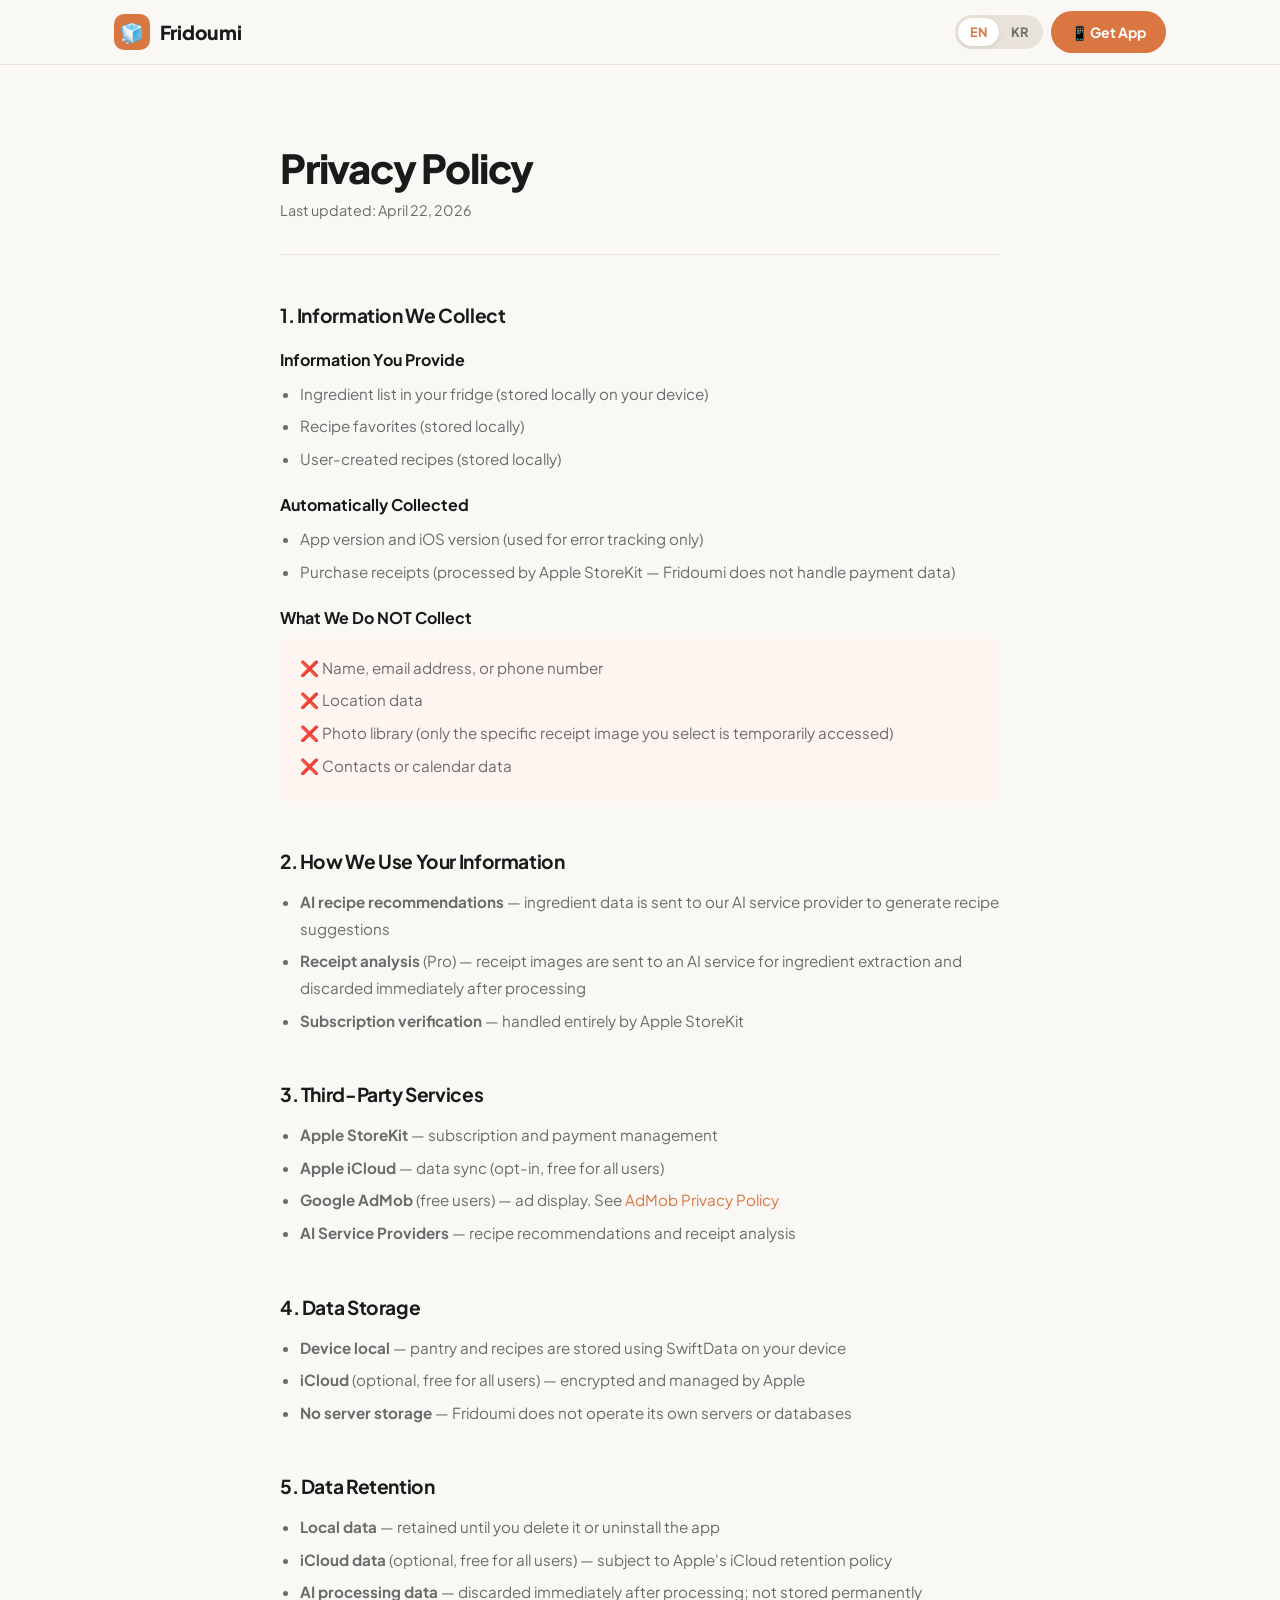
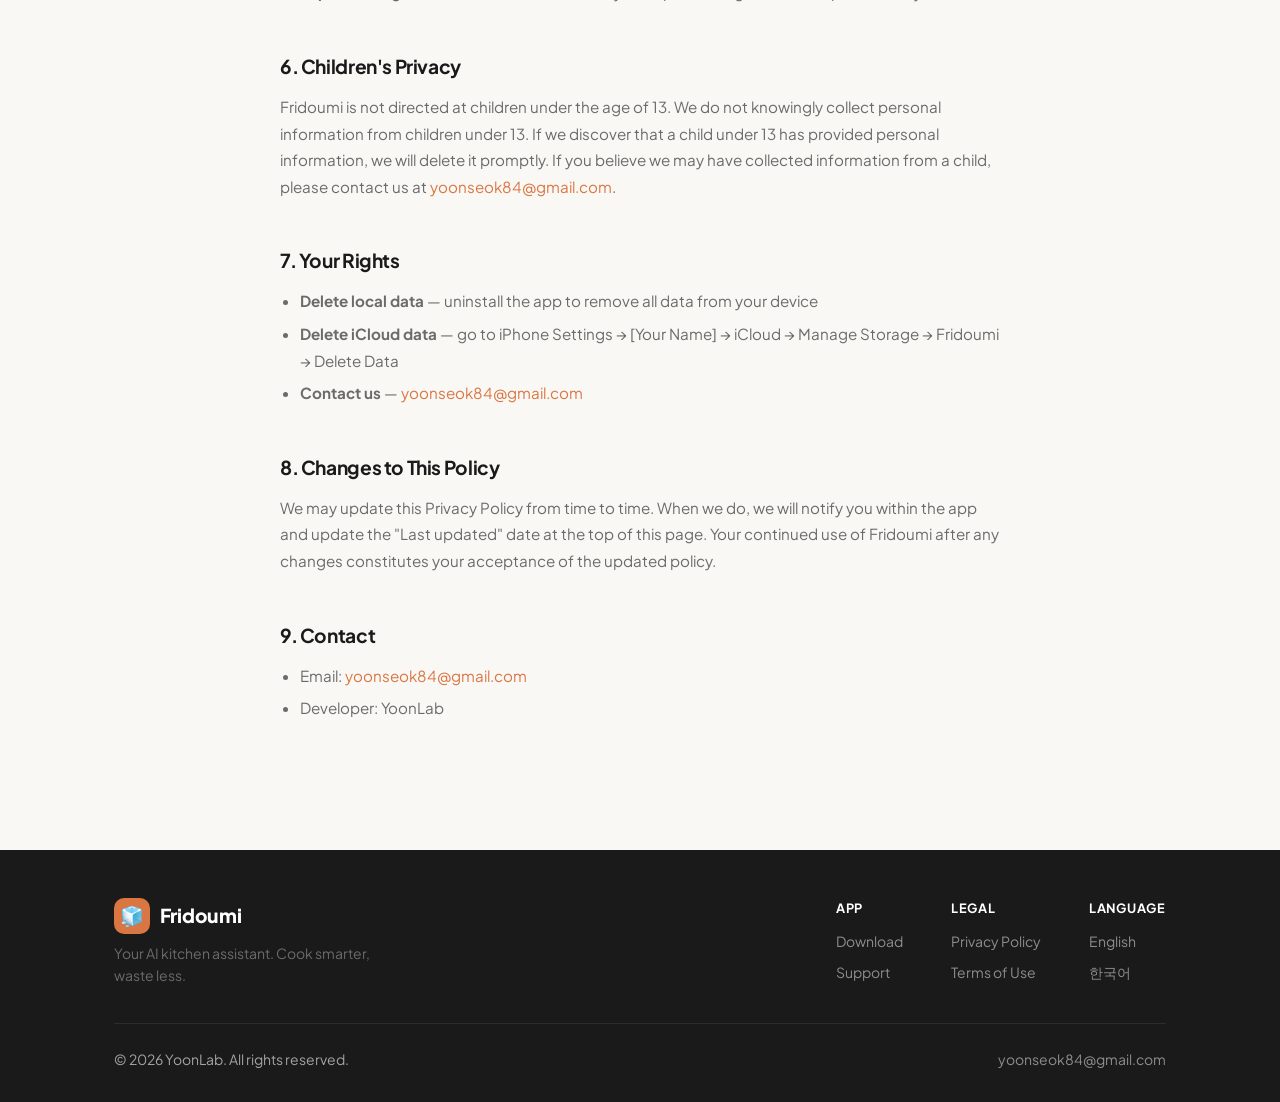
<file: privacy.html>
<!DOCTYPE html>
<html lang="en">
<head>
  <meta charset="UTF-8" />
  <meta name="viewport" content="width=device-width, initial-scale=1.0" />
  <title>Privacy Policy — Fridoumi</title>
  <meta name="description" content="Fridoumi Privacy Policy. Learn how we collect, use, and protect your data." />
  <link rel="alternate" hreflang="en" href="https://fridoumi.app/privacy" />
  <link rel="alternate" hreflang="ko" href="https://fridoumi.app/ko/privacy" />
  <link rel="preconnect" href="https://fonts.googleapis.com" />
  <link rel="preconnect" href="https://fonts.gstatic.com" crossorigin />
  <link href="https://fonts.googleapis.com/css2?family=Plus+Jakarta+Sans:wght@400;600;700;800&display=swap" rel="stylesheet" />
  <link rel="stylesheet" href="assets/css/style.css" />
</head>
<body>

<header class="site-header">
  <div class="container header-inner">
    <a href="./" class="logo">
      <div class="logo-icon">🧊</div>
      <span>Fridoumi</span>
    </a>
    <nav class="header-nav">
      <div class="lang-switcher">
        <a href="./privacy.html" class="active" data-lang="en">EN</a>
        <a href="./ko/privacy.html" data-lang="ko">KR</a>
      </div>
      <a href="https://apps.apple.com/kr/app/fridoumi-ai-fridge-chef/id6762918291?l=en-GB" class="btn btn-primary" target="_blank" rel="noopener">📱 Get App</a>
    </nav>
  </div>
</header>

<section>
  <div class="container">
    <div class="policy-content">
      <h1>Privacy Policy</h1>
      <p class="policy-meta">Last updated: April 22, 2026</p>

      <div class="policy-section">
        <h2>1. Information We Collect</h2>

        <h3>Information You Provide</h3>
        <ul>
          <li>Ingredient list in your fridge (stored locally on your device)</li>
          <li>Recipe favorites (stored locally)</li>
          <li>User-created recipes (stored locally)</li>
        </ul>

        <h3>Automatically Collected</h3>
        <ul>
          <li>App version and iOS version (used for error tracking only)</li>
          <li>Purchase receipts (processed by Apple StoreKit — Fridoumi does not handle payment data)</li>
        </ul>

        <h3>What We Do NOT Collect</h3>
        <ul class="no-collect-list">
          <li>❌ Name, email address, or phone number</li>
          <li>❌ Location data</li>
          <li>❌ Photo library (only the specific receipt image you select is temporarily accessed)</li>
          <li>❌ Contacts or calendar data</li>
        </ul>
      </div>

      <div class="policy-section">
        <h2>2. How We Use Your Information</h2>
        <ul>
          <li><strong>AI recipe recommendations</strong> — ingredient data is sent to our AI service provider to generate recipe suggestions</li>
          <li><strong>Receipt analysis</strong> (Pro) — receipt images are sent to an AI service for ingredient extraction and discarded immediately after processing</li>
          <li><strong>Subscription verification</strong> — handled entirely by Apple StoreKit</li>
        </ul>
      </div>

      <div class="policy-section">
        <h2>3. Third-Party Services</h2>
        <ul>
          <li><strong>Apple StoreKit</strong> — subscription and payment management</li>
          <li><strong>Apple iCloud</strong> — data sync (opt-in, free for all users)</li>
          <li><strong>Google AdMob</strong> (free users) — ad display. See <a href="https://policies.google.com/privacy" target="_blank" rel="noopener">AdMob Privacy Policy</a></li>
          <li><strong>AI Service Providers</strong> — recipe recommendations and receipt analysis</li>
        </ul>
      </div>

      <div class="policy-section">
        <h2>4. Data Storage</h2>
        <ul>
          <li><strong>Device local</strong> — pantry and recipes are stored using SwiftData on your device</li>
          <li><strong>iCloud</strong> (optional, free for all users) — encrypted and managed by Apple</li>
          <li><strong>No server storage</strong> — Fridoumi does not operate its own servers or databases</li>
        </ul>
      </div>

      <div class="policy-section">
        <h2>5. Data Retention</h2>
        <ul>
          <li><strong>Local data</strong> — retained until you delete it or uninstall the app</li>
          <li><strong>iCloud data</strong> (optional, free for all users) — subject to Apple's iCloud retention policy</li>
          <li><strong>AI processing data</strong> — discarded immediately after processing; not stored permanently</li>
        </ul>
      </div>

      <div class="policy-section">
        <h2>6. Children's Privacy</h2>
        <p>Fridoumi is not directed at children under the age of 13. We do not knowingly collect personal information from children under 13. If we discover that a child under 13 has provided personal information, we will delete it promptly. If you believe we may have collected information from a child, please contact us at <a href="mailto:yoonseok84@gmail.com">yoonseok84@gmail.com</a>.</p>
      </div>

      <div class="policy-section">
        <h2>7. Your Rights</h2>
        <ul>
          <li><strong>Delete local data</strong> — uninstall the app to remove all data from your device</li>
          <li><strong>Delete iCloud data</strong> — go to iPhone Settings → [Your Name] → iCloud → Manage Storage → Fridoumi → Delete Data</li>
          <li><strong>Contact us</strong> — <a href="mailto:yoonseok84@gmail.com">yoonseok84@gmail.com</a></li>
        </ul>
      </div>

      <div class="policy-section">
        <h2>8. Changes to This Policy</h2>
        <p>We may update this Privacy Policy from time to time. When we do, we will notify you within the app and update the "Last updated" date at the top of this page. Your continued use of Fridoumi after any changes constitutes your acceptance of the updated policy.</p>
      </div>

      <div class="policy-section">
        <h2>9. Contact</h2>
        <ul>
          <li>Email: <a href="mailto:yoonseok84@gmail.com">yoonseok84@gmail.com</a></li>
          <li>Developer: YoonLab</li>
        </ul>
      </div>
    </div>
  </div>
</section>

<footer class="site-footer">
  <div class="container footer-inner">
    <div class="footer-top">
      <div class="footer-brand">
        <a href="./" class="logo">
          <div class="logo-icon">🧊</div>
          <span>Fridoumi</span>
        </a>
        <p>Your AI kitchen assistant. Cook smarter, waste less.</p>
      </div>
      <div class="footer-links">
        <div class="footer-col">
          <h4>App</h4>
          <a href="https://apps.apple.com/kr/app/fridoumi-ai-fridge-chef/id6762918291?l=en-GB" target="_blank" rel="noopener">Download</a>
          <a href="./support.html">Support</a>
        </div>
        <div class="footer-col">
          <h4>Legal</h4>
          <a href="./privacy.html">Privacy Policy</a>
          <a href="./terms.html">Terms of Use</a>
        </div>
        <div class="footer-col">
          <h4>Language</h4>
          <a href="./privacy.html" onclick="localStorage.setItem('langChosen','en')">English</a>
          <a href="./ko/privacy.html" onclick="localStorage.setItem('langChosen','ko')">한국어</a>
        </div>
      </div>
    </div>
    <div class="footer-bottom">
      <span>© 2026 YoonLab. All rights reserved.</span>
      <a href="mailto:yoonseok84@gmail.com" style="color: rgba(255,255,255,0.5);">yoonseok84@gmail.com</a>
    </div>
  </div>
</footer>

<script src="assets/js/lang-switch.js"></script>
</body>
</html>
</file>
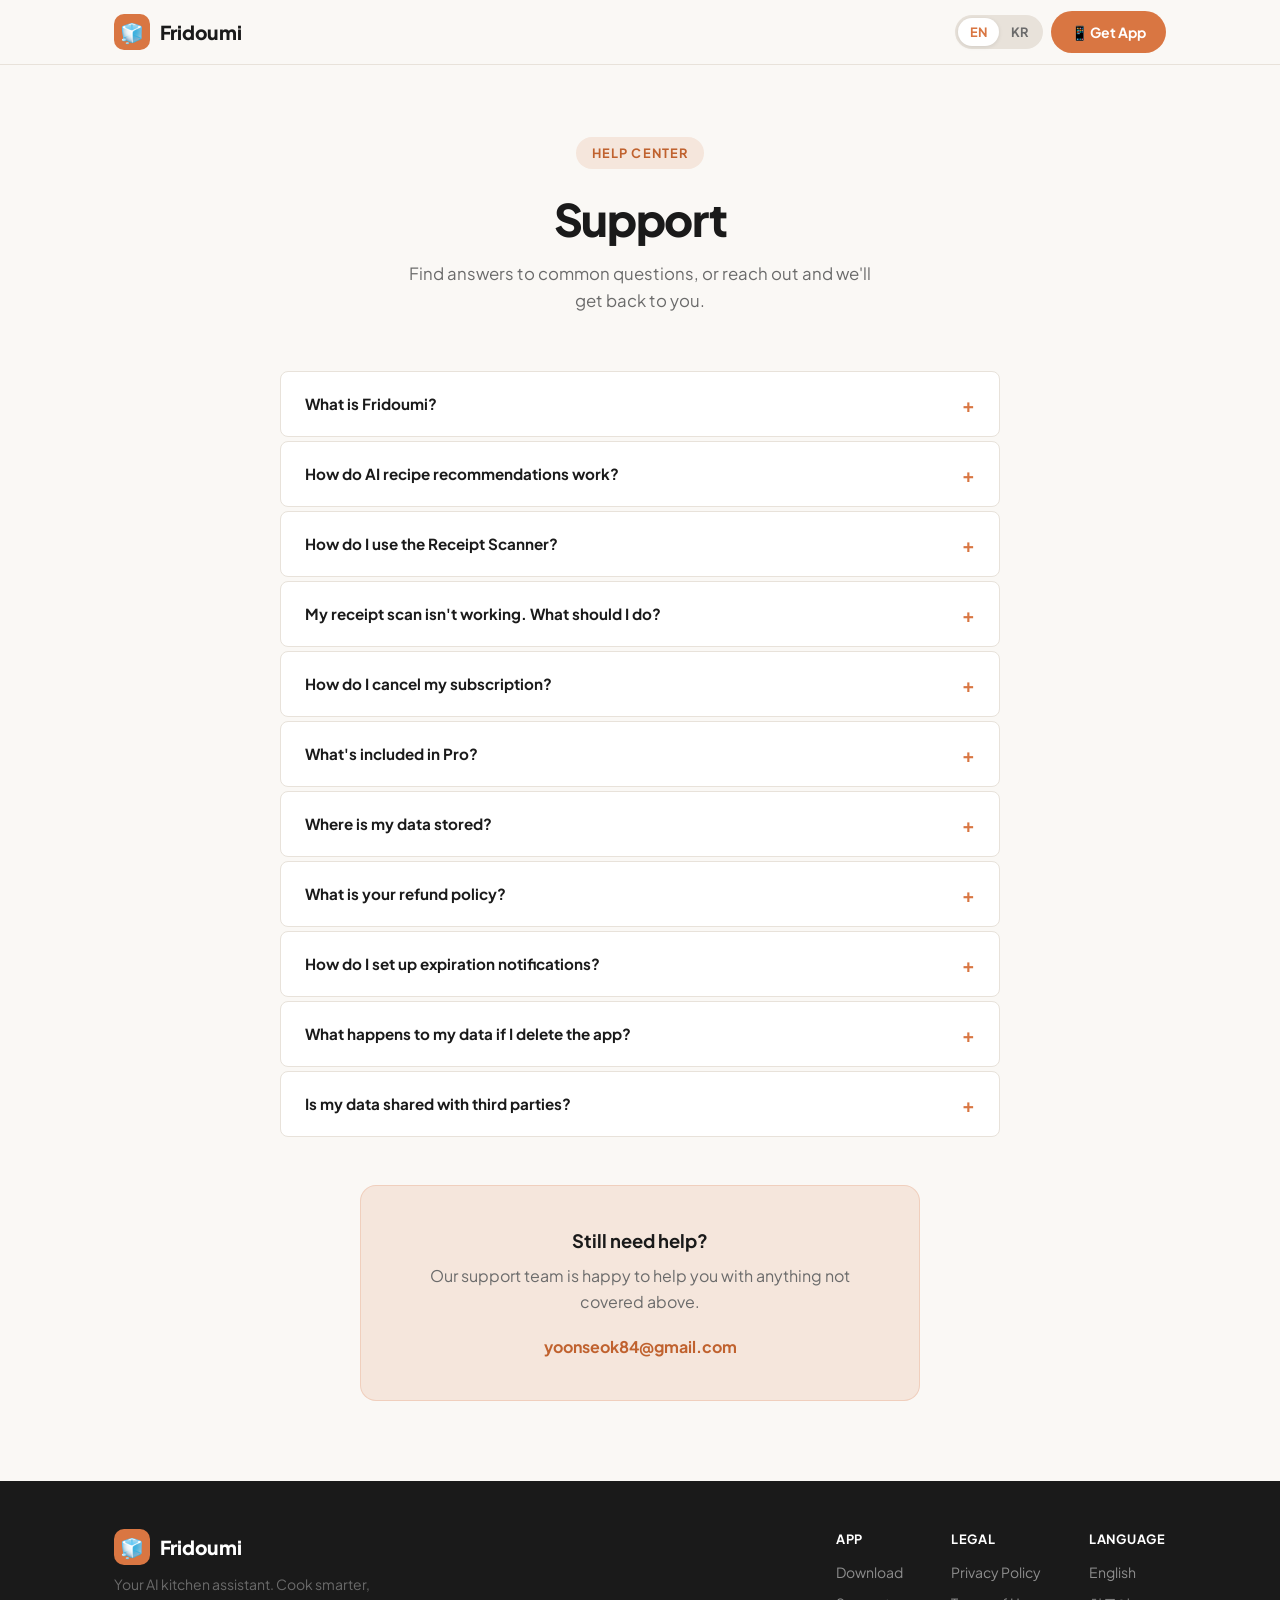
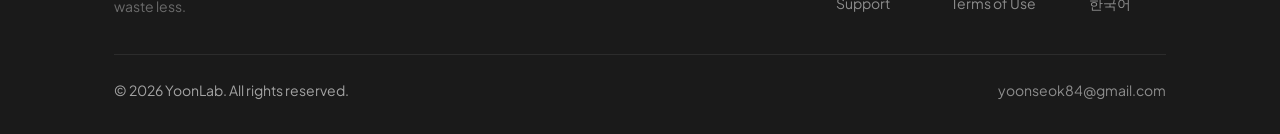
<file: support.html>
<!DOCTYPE html>
<html lang="en">
<head>
  <meta charset="UTF-8" />
  <meta name="viewport" content="width=device-width, initial-scale=1.0" />
  <title>Support — Fridoumi</title>
  <meta name="description" content="Get help with Fridoumi. Browse FAQs or contact our support team." />
  <link rel="alternate" hreflang="en" href="https://fridoumi.app/support" />
  <link rel="alternate" hreflang="ko" href="https://fridoumi.app/ko/support" />
  <link rel="preconnect" href="https://fonts.googleapis.com" />
  <link rel="preconnect" href="https://fonts.gstatic.com" crossorigin />
  <link href="https://fonts.googleapis.com/css2?family=Plus+Jakarta+Sans:wght@400;600;700;800&display=swap" rel="stylesheet" />
  <link rel="stylesheet" href="assets/css/style.css" />
</head>
<body>

<header class="site-header">
  <div class="container header-inner">
    <a href="./" class="logo">
      <div class="logo-icon">🧊</div>
      <span>Fridoumi</span>
    </a>
    <nav class="header-nav">
      <div class="lang-switcher">
        <a href="./support.html" class="active" data-lang="en">EN</a>
        <a href="./ko/support.html" data-lang="ko">KR</a>
      </div>
      <a href="https://apps.apple.com/kr/app/fridoumi-ai-fridge-chef/id6762918291?l=en-GB" class="btn btn-primary" target="_blank" rel="noopener">📱 Get App</a>
    </nav>
  </div>
</header>

<section class="page-hero">
  <div class="container">
    <div class="hero-eyebrow">Help Center</div>
    <h1>Support</h1>
    <p>Find answers to common questions, or reach out and we'll get back to you.</p>
  </div>
</section>

<section style="padding-top: 0;">
  <div class="container">
    <div class="faq-list">

      <div class="faq-item">
        <button class="faq-question">
          What is Fridoumi?
          <i class="faq-icon">+</i>
        </button>
        <div class="faq-answer">
          Fridoumi is an AI-powered cooking assistant that helps you manage your fridge ingredients and recommends recipes based on what you have on hand. It helps you reduce food waste and cook smarter every day.
        </div>
      </div>

      <div class="faq-item">
        <button class="faq-question">
          How do AI recipe recommendations work?
          <i class="faq-icon">+</i>
        </button>
        <div class="faq-answer">
          We automatically analyze your registered ingredients and suggest the best matching recipes using AI. Free users receive a limited number of suggestions per day. Pro subscribers enjoy unlimited recommendations with no cap.
        </div>
      </div>

      <div class="faq-item">
        <button class="faq-question">
          How do I use the Receipt Scanner?
          <i class="faq-icon">+</i>
        </button>
        <div class="faq-answer">
          Open the Receipt Scanner screen, select or take a photo of your grocery receipt, and Fridoumi will automatically recognize the ingredients and add them to your pantry. Receipt scanning is a Pro subscriber feature.
        </div>
      </div>

      <div class="faq-item">
        <button class="faq-question">
          My receipt scan isn't working. What should I do?
          <i class="faq-icon">+</i>
        </button>
        <div class="faq-answer">
          Make sure the receipt photo is clear, well-lit, and not blurry. Shooting in a brighter environment significantly improves recognition accuracy. If the problem persists, please contact us at yoonseok84@gmail.com.
        </div>
      </div>

      <div class="faq-item">
        <button class="faq-question">
          How do I cancel my subscription?
          <i class="faq-icon">+</i>
        </button>
        <div class="faq-answer">
          Go to <strong>iPhone Settings → Apple ID → Subscriptions → Fridoumi → Cancel Subscription</strong>. Your Pro access continues until the end of the current billing period. Fridoumi does not handle cancellations directly — all subscriptions are managed through Apple.
        </div>
      </div>

      <div class="faq-item">
        <button class="faq-question">
          What's included in Pro?
          <i class="faq-icon">+</i>
        </button>
        <div class="faq-answer">
          Pro includes: unlimited AI recipe suggestions, receipt scanning, smart shopping list, and an ad-free experience. iCloud sync is available for all users for free. Available as monthly ($3.99/mo) or annual ($29.99/yr, saving 37%).
        </div>
      </div>

      <div class="faq-item">
        <button class="faq-question">
          Where is my data stored?
          <i class="faq-icon">+</i>
        </button>
        <div class="faq-answer">
          All your pantry data and recipes are stored locally on your device using SwiftData. All users can optionally enable iCloud sync for free, which stores data in Apple's encrypted iCloud. <strong>Fridoumi does not operate its own servers.</strong>
        </div>
      </div>

      <div class="faq-item">
        <button class="faq-question">
          What is your refund policy?
          <i class="faq-icon">+</i>
        </button>
        <div class="faq-answer">
          We follow Apple's standard refund policy. To request a refund, visit <a href="https://reportaproblem.apple.com" target="_blank" rel="noopener">reportaproblem.apple.com</a> and sign in with your Apple ID.
        </div>
      </div>

      <div class="faq-item">
        <button class="faq-question">
          How do I set up expiration notifications?
          <i class="faq-icon">+</i>
        </button>
        <div class="faq-answer">
          When you first launch Fridoumi, you'll be prompted to allow notifications. Once granted, you'll automatically receive alerts 3 days before any ingredient's expiration date. You can adjust notification settings in <strong>iPhone Settings → Notifications → Fridoumi</strong>.
        </div>
      </div>

      <div class="faq-item">
        <button class="faq-question">
          What happens to my data if I delete the app?
          <i class="faq-icon">+</i>
        </button>
        <div class="faq-answer">
          All local data stored on your device is permanently deleted when you uninstall the app. iCloud data (for Pro subscribers) is managed separately — to delete it, go to <strong>iPhone Settings → Apple ID → iCloud → Manage Storage → Fridoumi → Delete Data</strong>.
        </div>
      </div>

      <div class="faq-item">
        <button class="faq-question">
          Is my data shared with third parties?
          <i class="faq-icon">+</i>
        </button>
        <div class="faq-answer">
          Your ingredient data is sent to our AI service provider solely to generate recipe recommendations. Receipt images (Pro) are sent for analysis and discarded immediately after processing. We do not sell your data. See our <a href="./privacy.html">Privacy Policy</a> for full details.
        </div>
      </div>

    </div>

    <div class="contact-box">
      <h3>Still need help?</h3>
      <p>Our support team is happy to help you with anything not covered above.</p>
      <a href="mailto:yoonseok84@gmail.com" class="contact-email">yoonseok84@gmail.com</a>
    </div>
  </div>
</section>

<footer class="site-footer">
  <div class="container footer-inner">
    <div class="footer-top">
      <div class="footer-brand">
        <a href="./" class="logo">
          <div class="logo-icon">🧊</div>
          <span>Fridoumi</span>
        </a>
        <p>Your AI kitchen assistant. Cook smarter, waste less.</p>
      </div>
      <div class="footer-links">
        <div class="footer-col">
          <h4>App</h4>
          <a href="https://apps.apple.com/kr/app/fridoumi-ai-fridge-chef/id6762918291?l=en-GB" target="_blank" rel="noopener">Download</a>
          <a href="./support.html">Support</a>
        </div>
        <div class="footer-col">
          <h4>Legal</h4>
          <a href="./privacy.html">Privacy Policy</a>
          <a href="./terms.html">Terms of Use</a>
        </div>
        <div class="footer-col">
          <h4>Language</h4>
          <a href="./support.html" onclick="localStorage.setItem('langChosen','en')">English</a>
          <a href="./ko/support.html" onclick="localStorage.setItem('langChosen','ko')">한국어</a>
        </div>
      </div>
    </div>
    <div class="footer-bottom">
      <span>© 2026 YoonLab. All rights reserved.</span>
      <a href="mailto:yoonseok84@gmail.com" style="color: rgba(255,255,255,0.5);">yoonseok84@gmail.com</a>
    </div>
  </div>
</footer>

<script src="assets/js/lang-switch.js"></script>
</body>
</html>
</file>
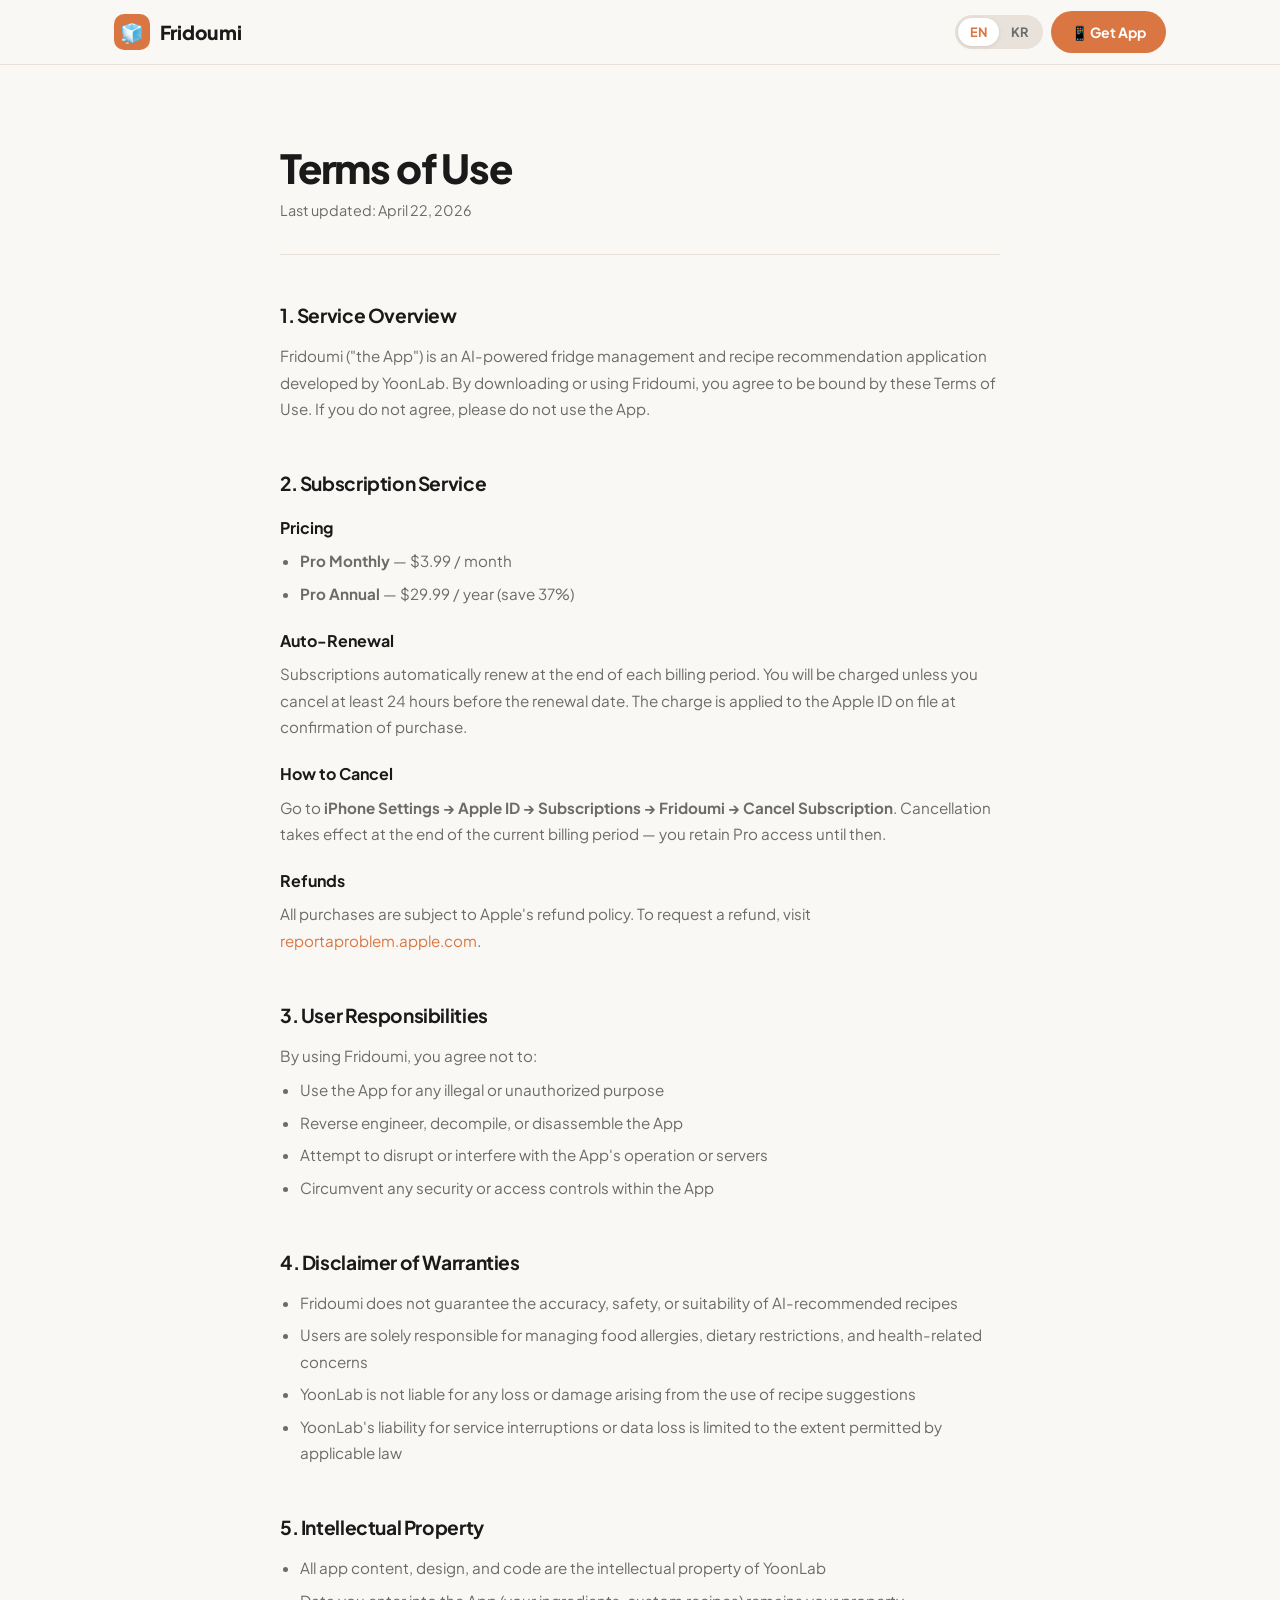
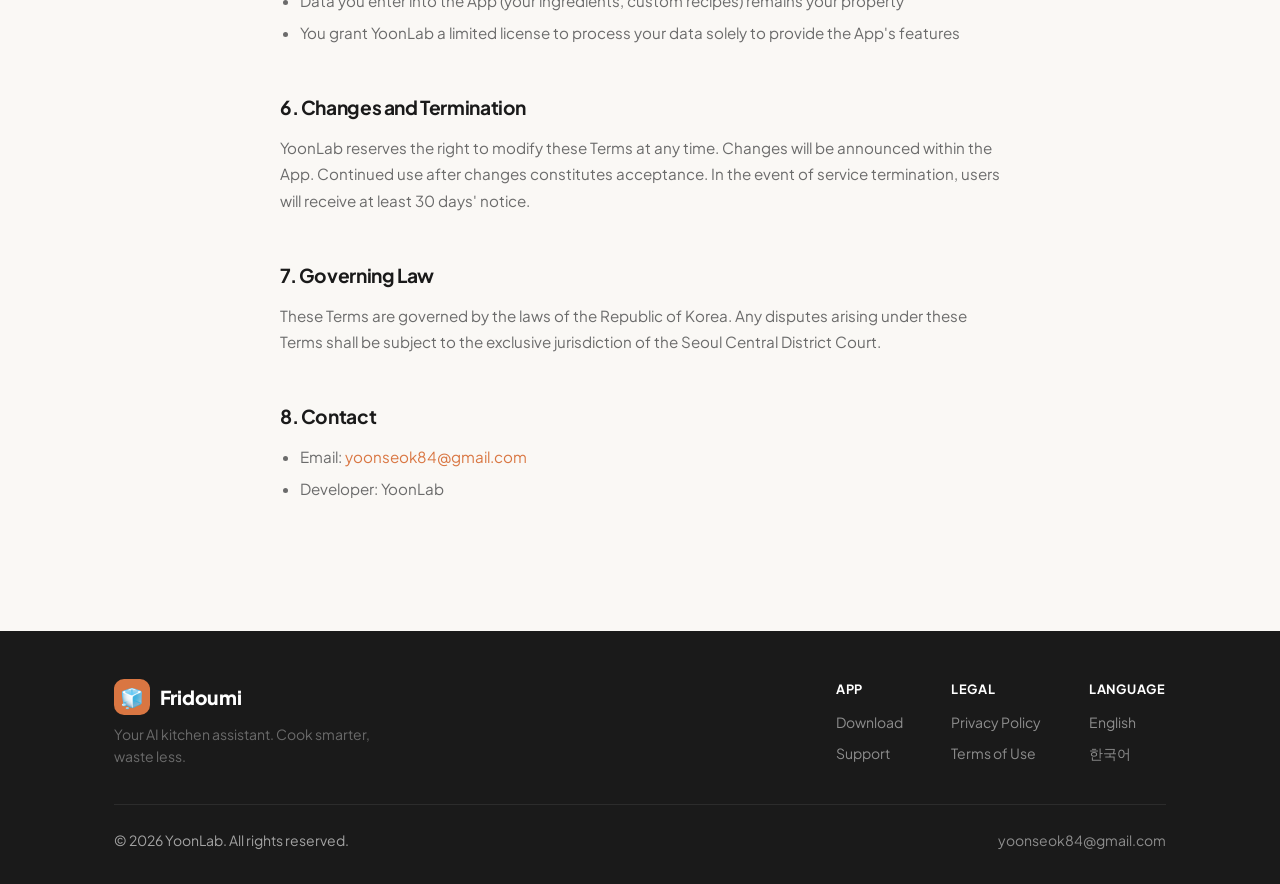
<file: terms.html>
<!DOCTYPE html>
<html lang="en">
<head>
  <meta charset="UTF-8" />
  <meta name="viewport" content="width=device-width, initial-scale=1.0" />
  <title>Terms of Use — Fridoumi</title>
  <meta name="description" content="Fridoumi Terms of Use. Read our terms and conditions for using the app and subscription service." />
  <link rel="alternate" hreflang="en" href="https://fridoumi.app/terms" />
  <link rel="alternate" hreflang="ko" href="https://fridoumi.app/ko/terms" />
  <link rel="preconnect" href="https://fonts.googleapis.com" />
  <link rel="preconnect" href="https://fonts.gstatic.com" crossorigin />
  <link href="https://fonts.googleapis.com/css2?family=Plus+Jakarta+Sans:wght@400;600;700;800&display=swap" rel="stylesheet" />
  <link rel="stylesheet" href="assets/css/style.css" />
</head>
<body>

<header class="site-header">
  <div class="container header-inner">
    <a href="./" class="logo">
      <div class="logo-icon">🧊</div>
      <span>Fridoumi</span>
    </a>
    <nav class="header-nav">
      <div class="lang-switcher">
        <a href="./terms.html" class="active" data-lang="en">EN</a>
        <a href="./ko/terms.html" data-lang="ko">KR</a>
      </div>
      <a href="https://apps.apple.com/kr/app/fridoumi-ai-fridge-chef/id6762918291?l=en-GB" class="btn btn-primary" target="_blank" rel="noopener">📱 Get App</a>
    </nav>
  </div>
</header>

<section>
  <div class="container">
    <div class="policy-content">
      <h1>Terms of Use</h1>
      <p class="policy-meta">Last updated: April 22, 2026</p>

      <div class="policy-section">
        <h2>1. Service Overview</h2>
        <p>Fridoumi ("the App") is an AI-powered fridge management and recipe recommendation application developed by YoonLab. By downloading or using Fridoumi, you agree to be bound by these Terms of Use. If you do not agree, please do not use the App.</p>
      </div>

      <div class="policy-section">
        <h2>2. Subscription Service</h2>

        <h3>Pricing</h3>
        <ul>
          <li><strong>Pro Monthly</strong> — $3.99 / month</li>
          <li><strong>Pro Annual</strong> — $29.99 / year (save 37%)</li>
        </ul>

        <h3>Auto-Renewal</h3>
        <p>Subscriptions automatically renew at the end of each billing period. You will be charged unless you cancel at least 24 hours before the renewal date. The charge is applied to the Apple ID on file at confirmation of purchase.</p>

        <h3>How to Cancel</h3>
        <p>Go to <strong>iPhone Settings → Apple ID → Subscriptions → Fridoumi → Cancel Subscription</strong>. Cancellation takes effect at the end of the current billing period — you retain Pro access until then.</p>

        <h3>Refunds</h3>
        <p>All purchases are subject to Apple's refund policy. To request a refund, visit <a href="https://reportaproblem.apple.com" target="_blank" rel="noopener">reportaproblem.apple.com</a>.</p>
      </div>

      <div class="policy-section">
        <h2>3. User Responsibilities</h2>
        <p>By using Fridoumi, you agree not to:</p>
        <ul>
          <li>Use the App for any illegal or unauthorized purpose</li>
          <li>Reverse engineer, decompile, or disassemble the App</li>
          <li>Attempt to disrupt or interfere with the App's operation or servers</li>
          <li>Circumvent any security or access controls within the App</li>
        </ul>
      </div>

      <div class="policy-section">
        <h2>4. Disclaimer of Warranties</h2>
        <ul>
          <li>Fridoumi does not guarantee the accuracy, safety, or suitability of AI-recommended recipes</li>
          <li>Users are solely responsible for managing food allergies, dietary restrictions, and health-related concerns</li>
          <li>YoonLab is not liable for any loss or damage arising from the use of recipe suggestions</li>
          <li>YoonLab's liability for service interruptions or data loss is limited to the extent permitted by applicable law</li>
        </ul>
      </div>

      <div class="policy-section">
        <h2>5. Intellectual Property</h2>
        <ul>
          <li>All app content, design, and code are the intellectual property of YoonLab</li>
          <li>Data you enter into the App (your ingredients, custom recipes) remains your property</li>
          <li>You grant YoonLab a limited license to process your data solely to provide the App's features</li>
        </ul>
      </div>

      <div class="policy-section">
        <h2>6. Changes and Termination</h2>
        <p>YoonLab reserves the right to modify these Terms at any time. Changes will be announced within the App. Continued use after changes constitutes acceptance. In the event of service termination, users will receive at least 30 days' notice.</p>
      </div>

      <div class="policy-section">
        <h2>7. Governing Law</h2>
        <p>These Terms are governed by the laws of the Republic of Korea. Any disputes arising under these Terms shall be subject to the exclusive jurisdiction of the Seoul Central District Court.</p>
      </div>

      <div class="policy-section">
        <h2>8. Contact</h2>
        <ul>
          <li>Email: <a href="mailto:yoonseok84@gmail.com">yoonseok84@gmail.com</a></li>
          <li>Developer: YoonLab</li>
        </ul>
      </div>
    </div>
  </div>
</section>

<footer class="site-footer">
  <div class="container footer-inner">
    <div class="footer-top">
      <div class="footer-brand">
        <a href="./" class="logo">
          <div class="logo-icon">🧊</div>
          <span>Fridoumi</span>
        </a>
        <p>Your AI kitchen assistant. Cook smarter, waste less.</p>
      </div>
      <div class="footer-links">
        <div class="footer-col">
          <h4>App</h4>
          <a href="https://apps.apple.com/kr/app/fridoumi-ai-fridge-chef/id6762918291?l=en-GB" target="_blank" rel="noopener">Download</a>
          <a href="./support.html">Support</a>
        </div>
        <div class="footer-col">
          <h4>Legal</h4>
          <a href="./privacy.html">Privacy Policy</a>
          <a href="./terms.html">Terms of Use</a>
        </div>
        <div class="footer-col">
          <h4>Language</h4>
          <a href="./terms.html" onclick="localStorage.setItem('langChosen','en')">English</a>
          <a href="./ko/terms.html" onclick="localStorage.setItem('langChosen','ko')">한국어</a>
        </div>
      </div>
    </div>
    <div class="footer-bottom">
      <span>© 2026 YoonLab. All rights reserved.</span>
      <a href="mailto:yoonseok84@gmail.com" style="color: rgba(255,255,255,0.5);">yoonseok84@gmail.com</a>
    </div>
  </div>
</footer>

<script src="assets/js/lang-switch.js"></script>
</body>
</html>
</file>
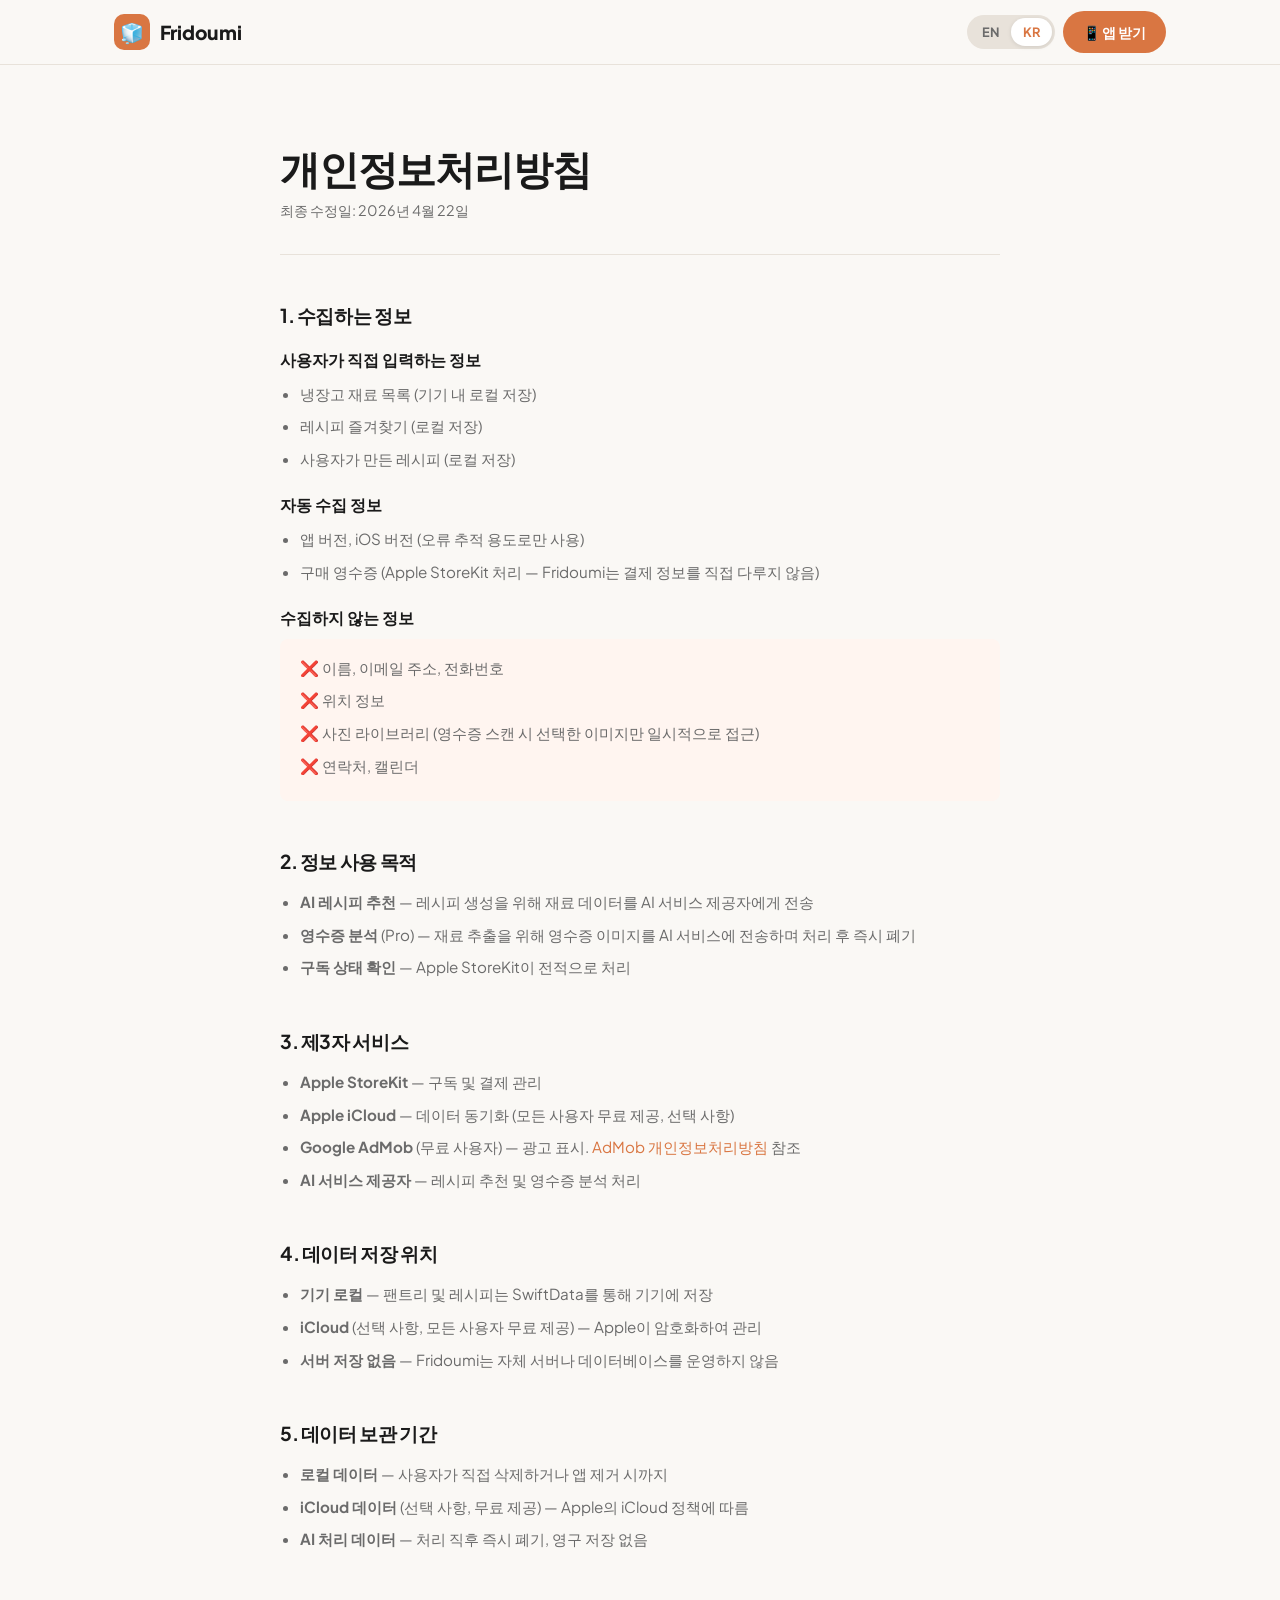
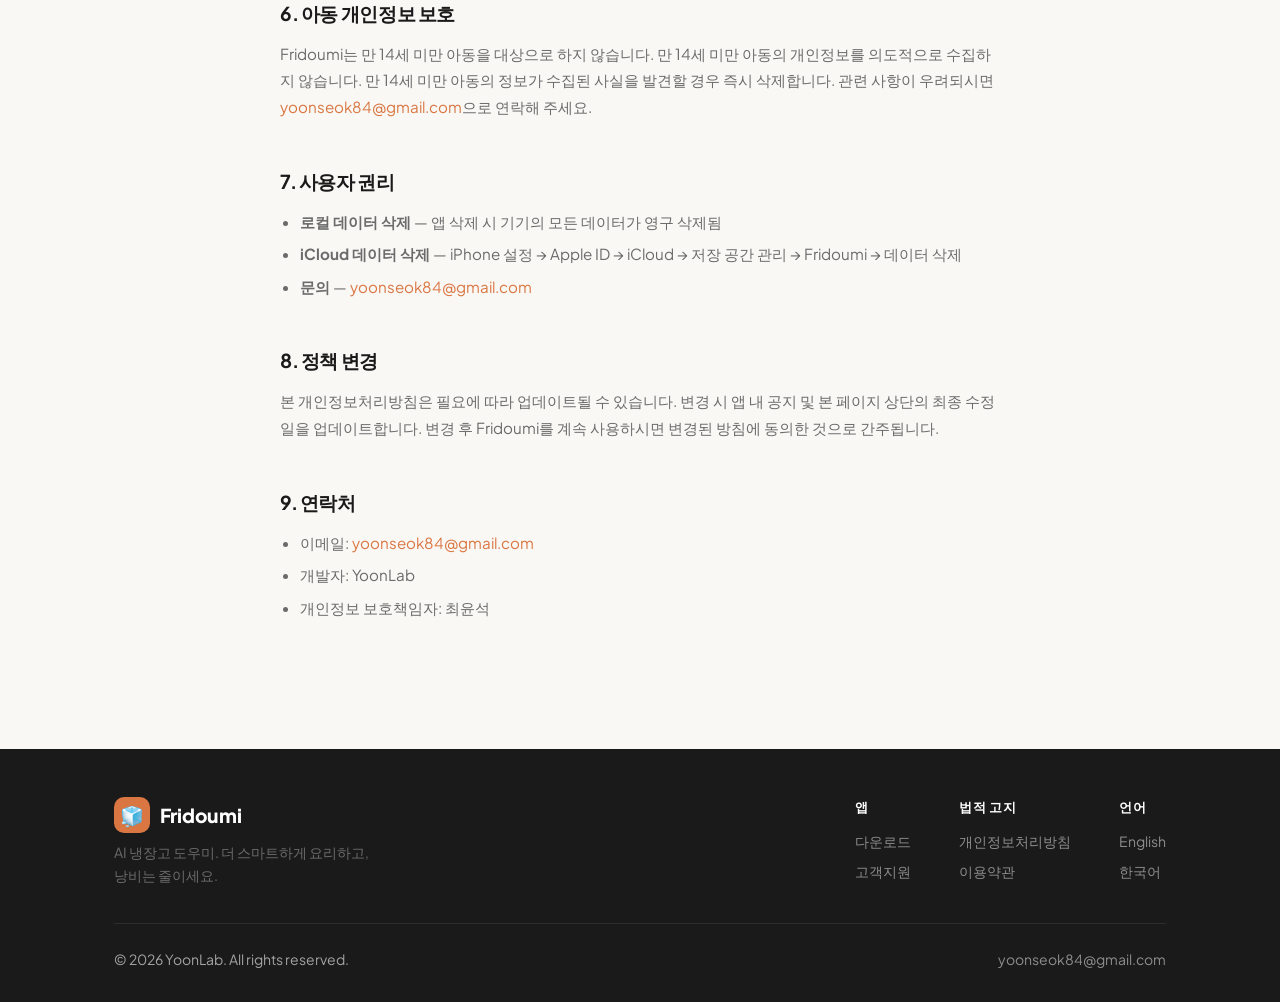
<file: ko/privacy.html>
<!DOCTYPE html>
<html lang="ko">
<head>
  <meta charset="UTF-8" />
  <meta name="viewport" content="width=device-width, initial-scale=1.0" />
  <title>개인정보처리방침 — Fridoumi</title>
  <meta name="description" content="Fridoumi 개인정보처리방침. 데이터 수집, 이용 및 보호 방법을 안내합니다." />
  <link rel="alternate" hreflang="en" href="https://fridoumi.app/privacy" />
  <link rel="alternate" hreflang="ko" href="https://fridoumi.app/ko/privacy" />
  <link rel="preconnect" href="https://fonts.googleapis.com" />
  <link rel="preconnect" href="https://fonts.gstatic.com" crossorigin />
  <link href="https://fonts.googleapis.com/css2?family=Plus+Jakarta+Sans:wght@400;600;700;800&display=swap" rel="stylesheet" />
  <link rel="stylesheet" href="../assets/css/style.css" />
</head>
<body>

<header class="site-header">
  <div class="container header-inner">
    <a href="./" class="logo">
      <div class="logo-icon">🧊</div>
      <span>Fridoumi</span>
    </a>
    <nav class="header-nav">
      <div class="lang-switcher">
        <a href="../privacy.html" data-lang="en">EN</a>
        <a href="./privacy.html" class="active" data-lang="ko">KR</a>
      </div>
      <a href="https://apps.apple.com/kr/app/fridoumi-ai-냉장고-도우미/id6762918291" class="btn btn-primary" target="_blank" rel="noopener">📱 앱 받기</a>
    </nav>
  </div>
</header>

<section>
  <div class="container">
    <div class="policy-content">
      <h1>개인정보처리방침</h1>
      <p class="policy-meta">최종 수정일: 2026년 4월 22일</p>

      <div class="policy-section">
        <h2>1. 수집하는 정보</h2>

        <h3>사용자가 직접 입력하는 정보</h3>
        <ul>
          <li>냉장고 재료 목록 (기기 내 로컬 저장)</li>
          <li>레시피 즐겨찾기 (로컬 저장)</li>
          <li>사용자가 만든 레시피 (로컬 저장)</li>
        </ul>

        <h3>자동 수집 정보</h3>
        <ul>
          <li>앱 버전, iOS 버전 (오류 추적 용도로만 사용)</li>
          <li>구매 영수증 (Apple StoreKit 처리 — Fridoumi는 결제 정보를 직접 다루지 않음)</li>
        </ul>

        <h3>수집하지 않는 정보</h3>
        <ul class="no-collect-list">
          <li>❌ 이름, 이메일 주소, 전화번호</li>
          <li>❌ 위치 정보</li>
          <li>❌ 사진 라이브러리 (영수증 스캔 시 선택한 이미지만 일시적으로 접근)</li>
          <li>❌ 연락처, 캘린더</li>
        </ul>
      </div>

      <div class="policy-section">
        <h2>2. 정보 사용 목적</h2>
        <ul>
          <li><strong>AI 레시피 추천</strong> — 레시피 생성을 위해 재료 데이터를 AI 서비스 제공자에게 전송</li>
          <li><strong>영수증 분석</strong> (Pro) — 재료 추출을 위해 영수증 이미지를 AI 서비스에 전송하며 처리 후 즉시 폐기</li>
          <li><strong>구독 상태 확인</strong> — Apple StoreKit이 전적으로 처리</li>
        </ul>
      </div>

      <div class="policy-section">
        <h2>3. 제3자 서비스</h2>
        <ul>
          <li><strong>Apple StoreKit</strong> — 구독 및 결제 관리</li>
          <li><strong>Apple iCloud</strong> — 데이터 동기화 (모든 사용자 무료 제공, 선택 사항)</li>
          <li><strong>Google AdMob</strong> (무료 사용자) — 광고 표시. <a href="https://policies.google.com/privacy" target="_blank" rel="noopener">AdMob 개인정보처리방침</a> 참조</li>
          <li><strong>AI 서비스 제공자</strong> — 레시피 추천 및 영수증 분석 처리</li>
        </ul>
      </div>

      <div class="policy-section">
        <h2>4. 데이터 저장 위치</h2>
        <ul>
          <li><strong>기기 로컬</strong> — 팬트리 및 레시피는 SwiftData를 통해 기기에 저장</li>
          <li><strong>iCloud</strong> (선택 사항, 모든 사용자 무료 제공) — Apple이 암호화하여 관리</li>
          <li><strong>서버 저장 없음</strong> — Fridoumi는 자체 서버나 데이터베이스를 운영하지 않음</li>
        </ul>
      </div>

      <div class="policy-section">
        <h2>5. 데이터 보관 기간</h2>
        <ul>
          <li><strong>로컬 데이터</strong> — 사용자가 직접 삭제하거나 앱 제거 시까지</li>
          <li><strong>iCloud 데이터</strong> (선택 사항, 무료 제공) — Apple의 iCloud 정책에 따름</li>
          <li><strong>AI 처리 데이터</strong> — 처리 직후 즉시 폐기, 영구 저장 없음</li>
        </ul>
      </div>

      <div class="policy-section">
        <h2>6. 아동 개인정보 보호</h2>
        <p>Fridoumi는 만 14세 미만 아동을 대상으로 하지 않습니다. 만 14세 미만 아동의 개인정보를 의도적으로 수집하지 않습니다. 만 14세 미만 아동의 정보가 수집된 사실을 발견할 경우 즉시 삭제합니다. 관련 사항이 우려되시면 <a href="mailto:yoonseok84@gmail.com">yoonseok84@gmail.com</a>으로 연락해 주세요.</p>
      </div>

      <div class="policy-section">
        <h2>7. 사용자 권리</h2>
        <ul>
          <li><strong>로컬 데이터 삭제</strong> — 앱 삭제 시 기기의 모든 데이터가 영구 삭제됨</li>
          <li><strong>iCloud 데이터 삭제</strong> — iPhone 설정 → Apple ID → iCloud → 저장 공간 관리 → Fridoumi → 데이터 삭제</li>
          <li><strong>문의</strong> — <a href="mailto:yoonseok84@gmail.com">yoonseok84@gmail.com</a></li>
        </ul>
      </div>

      <div class="policy-section">
        <h2>8. 정책 변경</h2>
        <p>본 개인정보처리방침은 필요에 따라 업데이트될 수 있습니다. 변경 시 앱 내 공지 및 본 페이지 상단의 최종 수정일을 업데이트합니다. 변경 후 Fridoumi를 계속 사용하시면 변경된 방침에 동의한 것으로 간주됩니다.</p>
      </div>

      <div class="policy-section">
        <h2>9. 연락처</h2>
        <ul>
          <li>이메일: <a href="mailto:yoonseok84@gmail.com">yoonseok84@gmail.com</a></li>
          <li>개발자: YoonLab</li>
          <li>개인정보 보호책임자: 최윤석</li>
        </ul>
      </div>
    </div>
  </div>
</section>

<footer class="site-footer">
  <div class="container footer-inner">
    <div class="footer-top">
      <div class="footer-brand">
        <a href="./" class="logo">
          <div class="logo-icon">🧊</div>
          <span>Fridoumi</span>
        </a>
        <p>AI 냉장고 도우미. 더 스마트하게 요리하고, 낭비는 줄이세요.</p>
      </div>
      <div class="footer-links">
        <div class="footer-col">
          <h4>앱</h4>
          <a href="https://apps.apple.com/kr/app/fridoumi-ai-냉장고-도우미/id6762918291" target="_blank" rel="noopener">다운로드</a>
          <a href="./support.html">고객지원</a>
        </div>
        <div class="footer-col">
          <h4>법적 고지</h4>
          <a href="./privacy.html">개인정보처리방침</a>
          <a href="./terms.html">이용약관</a>
        </div>
        <div class="footer-col">
          <h4>언어</h4>
          <a href="../privacy.html" onclick="localStorage.setItem('langChosen','en')">English</a>
          <a href="./privacy.html" onclick="localStorage.setItem('langChosen','ko')">한국어</a>
        </div>
      </div>
    </div>
    <div class="footer-bottom">
      <span>© 2026 YoonLab. All rights reserved.</span>
      <a href="mailto:yoonseok84@gmail.com" style="color: rgba(255,255,255,0.5);">yoonseok84@gmail.com</a>
    </div>
  </div>
</footer>

<script src="../assets/js/lang-switch.js"></script>
</body>
</html>
</file>
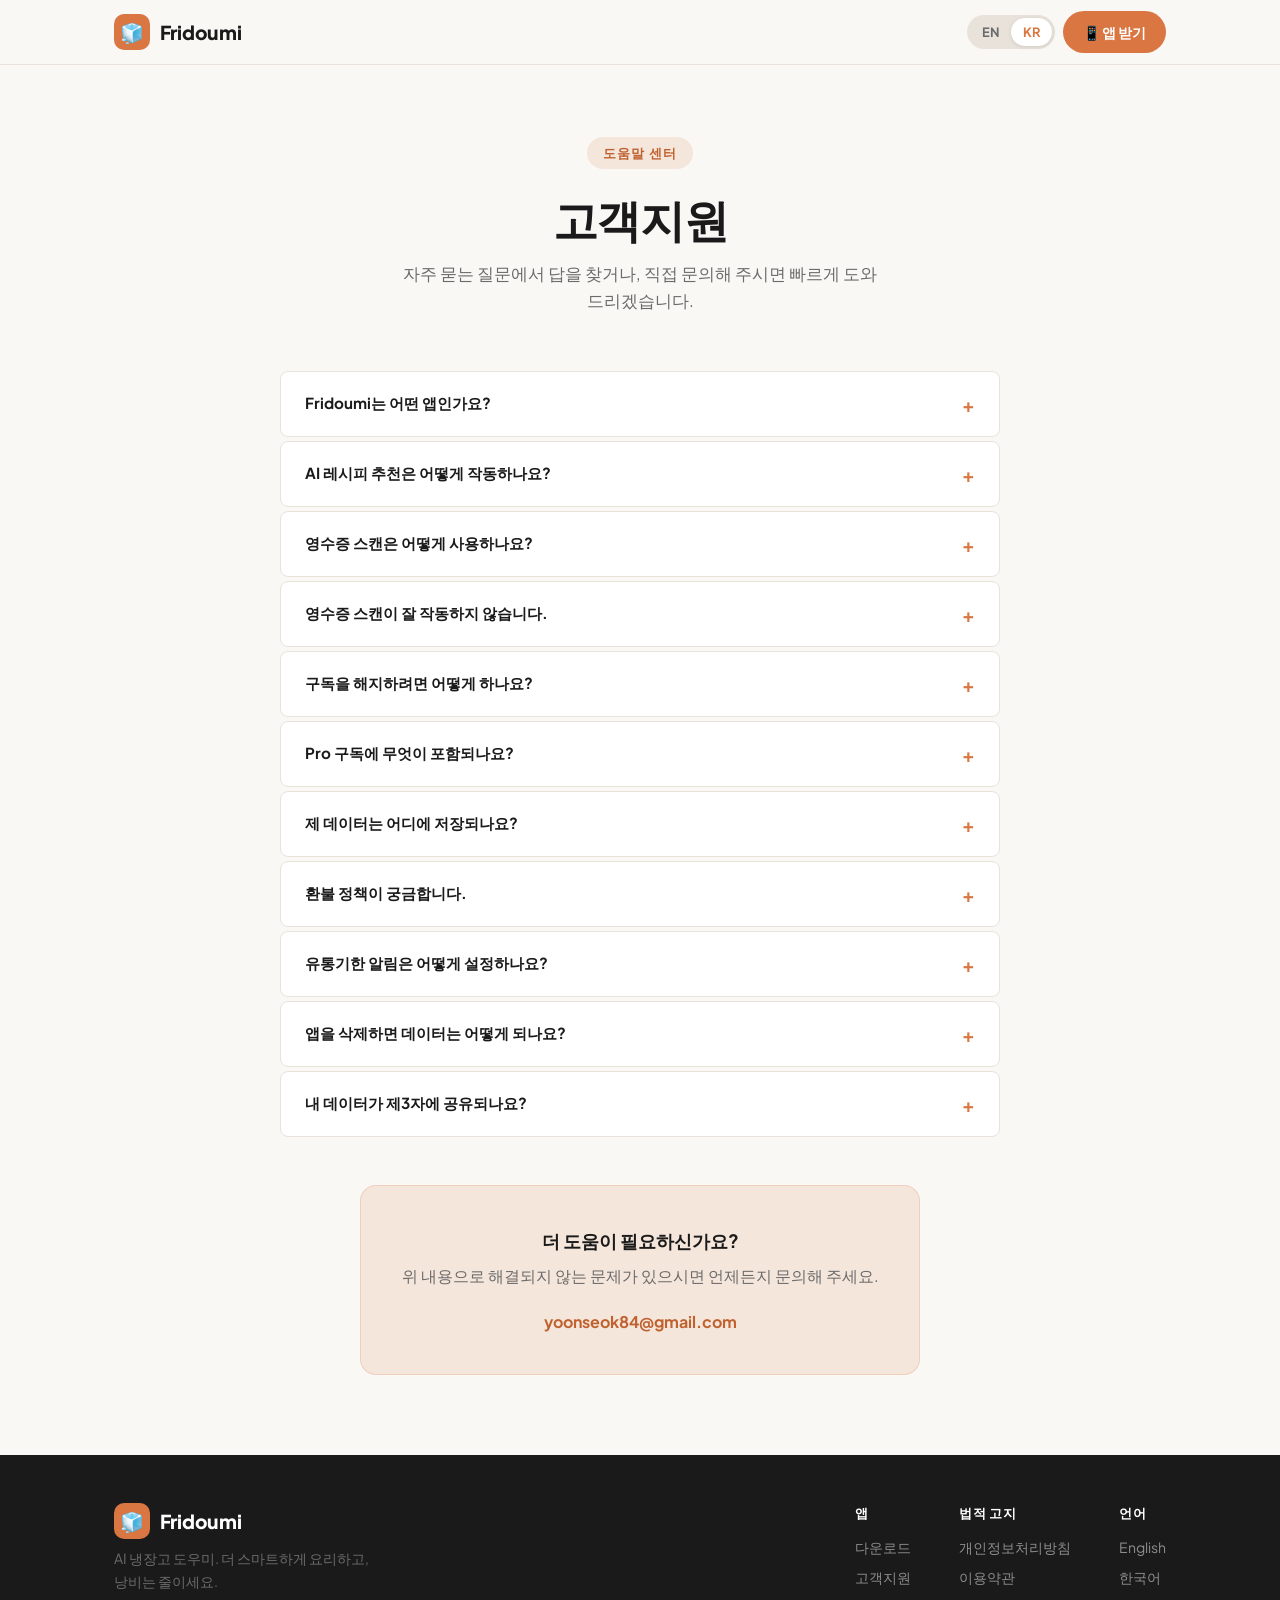
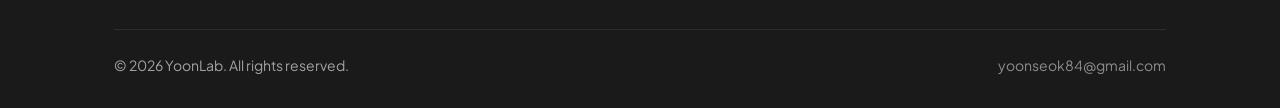
<file: ko/support.html>
<!DOCTYPE html>
<html lang="ko">
<head>
  <meta charset="UTF-8" />
  <meta name="viewport" content="width=device-width, initial-scale=1.0" />
  <title>고객지원 — Fridoumi</title>
  <meta name="description" content="Fridoumi 자주 묻는 질문과 고객지원. 궁금한 점을 해결해드립니다." />
  <link rel="alternate" hreflang="en" href="https://fridoumi.app/support" />
  <link rel="alternate" hreflang="ko" href="https://fridoumi.app/ko/support" />
  <link rel="preconnect" href="https://fonts.googleapis.com" />
  <link rel="preconnect" href="https://fonts.gstatic.com" crossorigin />
  <link href="https://fonts.googleapis.com/css2?family=Plus+Jakarta+Sans:wght@400;600;700;800&display=swap" rel="stylesheet" />
  <link rel="stylesheet" href="../assets/css/style.css" />
</head>
<body>

<header class="site-header">
  <div class="container header-inner">
    <a href="./" class="logo">
      <div class="logo-icon">🧊</div>
      <span>Fridoumi</span>
    </a>
    <nav class="header-nav">
      <div class="lang-switcher">
        <a href="../support.html" data-lang="en">EN</a>
        <a href="./support.html" class="active" data-lang="ko">KR</a>
      </div>
      <a href="https://apps.apple.com/kr/app/fridoumi-ai-냉장고-도우미/id6762918291" class="btn btn-primary" target="_blank" rel="noopener">📱 앱 받기</a>
    </nav>
  </div>
</header>

<section class="page-hero">
  <div class="container">
    <div class="hero-eyebrow">도움말 센터</div>
    <h1>고객지원</h1>
    <p>자주 묻는 질문에서 답을 찾거나, 직접 문의해 주시면 빠르게 도와드리겠습니다.</p>
  </div>
</section>

<section style="padding-top: 0;">
  <div class="container">
    <div class="faq-list">

      <div class="faq-item">
        <button class="faq-question">
          Fridoumi는 어떤 앱인가요?
          <i class="faq-icon">+</i>
        </button>
        <div class="faq-answer">
          Fridoumi는 AI가 냉장고 속 재료를 기반으로 레시피를 추천하는 요리 도우미 앱입니다. 재료를 등록하면 만들 수 있는 음식을 자동으로 제안하고, 유통기한 알림으로 음식 낭비를 줄여드립니다.
        </div>
      </div>

      <div class="faq-item">
        <button class="faq-question">
          AI 레시피 추천은 어떻게 작동하나요?
          <i class="faq-icon">+</i>
        </button>
        <div class="faq-answer">
          냉장고에 등록된 재료를 분석해 AI가 최적의 레시피를 자동으로 추천합니다. 무료 사용자는 하루 제한된 횟수만 추천을 받을 수 있으며, Pro 구독자는 무제한으로 이용 가능합니다.
        </div>
      </div>

      <div class="faq-item">
        <button class="faq-question">
          영수증 스캔은 어떻게 사용하나요?
          <i class="faq-icon">+</i>
        </button>
        <div class="faq-answer">
          영수증 스캐너 화면에서 마트 영수증 사진을 선택하거나 촬영하면, AI가 재료를 자동으로 인식하여 팬트리에 추가합니다. 영수증 스캔은 Pro 구독자 전용 기능입니다.
        </div>
      </div>

      <div class="faq-item">
        <button class="faq-question">
          영수증 스캔이 잘 작동하지 않습니다.
          <i class="faq-icon">+</i>
        </button>
        <div class="faq-answer">
          영수증이 선명하게 찍혀있는지 확인해주세요. 밝은 조명 아래에서 촬영하면 인식률이 크게 향상됩니다. 영수증이 구겨지거나 흐릿하면 인식이 어려울 수 있습니다. 계속 문제가 발생하면 yoonseok84@gmail.com으로 문의해주세요.
        </div>
      </div>

      <div class="faq-item">
        <button class="faq-question">
          구독을 해지하려면 어떻게 하나요?
          <i class="faq-icon">+</i>
        </button>
        <div class="faq-answer">
          <strong>iPhone 설정 → Apple ID → 구독 → Fridoumi → 구독 취소</strong>를 선택하시면 됩니다. 해지 후에도 현재 구독 기간이 끝날 때까지 Pro 기능을 이용하실 수 있습니다. Fridoumi는 직접 구독을 처리하지 않으며, 모든 구독은 Apple을 통해 관리됩니다.
        </div>
      </div>

      <div class="faq-item">
        <button class="faq-question">
          Pro 구독에 무엇이 포함되나요?
          <i class="faq-icon">+</i>
        </button>
        <div class="faq-answer">
          Pro에는 무제한 AI 레시피 추천, 영수증 스캔, 스마트 장보기, 광고 제거가 포함됩니다. iCloud 동기화는 모든 사용자에게 무료로 제공됩니다. 월간(₩5,900/월) 또는 연간(₩44,000/년, 33% 할인) 중 선택하실 수 있습니다.
        </div>
      </div>

      <div class="faq-item">
        <button class="faq-question">
          제 데이터는 어디에 저장되나요?
          <i class="faq-icon">+</i>
        </button>
        <div class="faq-answer">
          모든 팬트리 데이터와 레시피는 기기 내 SwiftData에 로컬로 저장됩니다. 모든 사용자는 무료로 iCloud 동기화를 선택적으로 활성화할 수 있으며, iCloud 데이터는 Apple이 암호화하여 관리합니다. <strong>Fridoumi는 자체 서버를 운영하지 않습니다.</strong>
        </div>
      </div>

      <div class="faq-item">
        <button class="faq-question">
          환불 정책이 궁금합니다.
          <i class="faq-icon">+</i>
        </button>
        <div class="faq-answer">
          Apple의 표준 환불 정책을 따릅니다. 환불을 요청하려면 <a href="https://reportaproblem.apple.com" target="_blank" rel="noopener">reportaproblem.apple.com</a>에서 Apple ID로 로그인하여 신청하세요.
        </div>
      </div>

      <div class="faq-item">
        <button class="faq-question">
          유통기한 알림은 어떻게 설정하나요?
          <i class="faq-icon">+</i>
        </button>
        <div class="faq-answer">
          앱 첫 실행 시 알림 권한을 허용하시면, 재료 유통기한 3일 전에 자동으로 알림이 전송됩니다. 알림 설정은 <strong>iPhone 설정 → 알림 → Fridoumi</strong>에서 변경할 수 있습니다.
        </div>
      </div>

      <div class="faq-item">
        <button class="faq-question">
          앱을 삭제하면 데이터는 어떻게 되나요?
          <i class="faq-icon">+</i>
        </button>
        <div class="faq-answer">
          앱 삭제 시 기기에 저장된 모든 로컬 데이터가 영구적으로 삭제됩니다. iCloud에 동기화된 데이터(Pro 구독자)는 별도로 관리됩니다. iCloud 데이터를 삭제하려면 <strong>iPhone 설정 → Apple ID → iCloud → 저장 공간 관리 → Fridoumi → 데이터 삭제</strong>를 선택하세요.
        </div>
      </div>

      <div class="faq-item">
        <button class="faq-question">
          내 데이터가 제3자에 공유되나요?
          <i class="faq-icon">+</i>
        </button>
        <div class="faq-answer">
          재료 데이터는 레시피 추천 생성을 위해 AI 서비스 제공자에게만 전송됩니다. 영수증 이미지(Pro)는 분석 후 즉시 폐기됩니다. 데이터를 판매하지 않습니다. 자세한 내용은 <a href="./privacy.html">개인정보처리방침</a>을 확인해 주세요.
        </div>
      </div>

    </div>

    <div class="contact-box">
      <h3>더 도움이 필요하신가요?</h3>
      <p>위 내용으로 해결되지 않는 문제가 있으시면 언제든지 문의해 주세요.</p>
      <a href="mailto:yoonseok84@gmail.com" class="contact-email">yoonseok84@gmail.com</a>
    </div>
  </div>
</section>

<footer class="site-footer">
  <div class="container footer-inner">
    <div class="footer-top">
      <div class="footer-brand">
        <a href="./" class="logo">
          <div class="logo-icon">🧊</div>
          <span>Fridoumi</span>
        </a>
        <p>AI 냉장고 도우미. 더 스마트하게 요리하고, 낭비는 줄이세요.</p>
      </div>
      <div class="footer-links">
        <div class="footer-col">
          <h4>앱</h4>
          <a href="https://apps.apple.com/kr/app/fridoumi-ai-냉장고-도우미/id6762918291" target="_blank" rel="noopener">다운로드</a>
          <a href="./support.html">고객지원</a>
        </div>
        <div class="footer-col">
          <h4>법적 고지</h4>
          <a href="./privacy.html">개인정보처리방침</a>
          <a href="./terms.html">이용약관</a>
        </div>
        <div class="footer-col">
          <h4>언어</h4>
          <a href="../support.html" onclick="localStorage.setItem('langChosen','en')">English</a>
          <a href="./support.html" onclick="localStorage.setItem('langChosen','ko')">한국어</a>
        </div>
      </div>
    </div>
    <div class="footer-bottom">
      <span>© 2026 YoonLab. All rights reserved.</span>
      <a href="mailto:yoonseok84@gmail.com" style="color: rgba(255,255,255,0.5);">yoonseok84@gmail.com</a>
    </div>
  </div>
</footer>

<script src="../assets/js/lang-switch.js"></script>
</body>
</html>
</file>
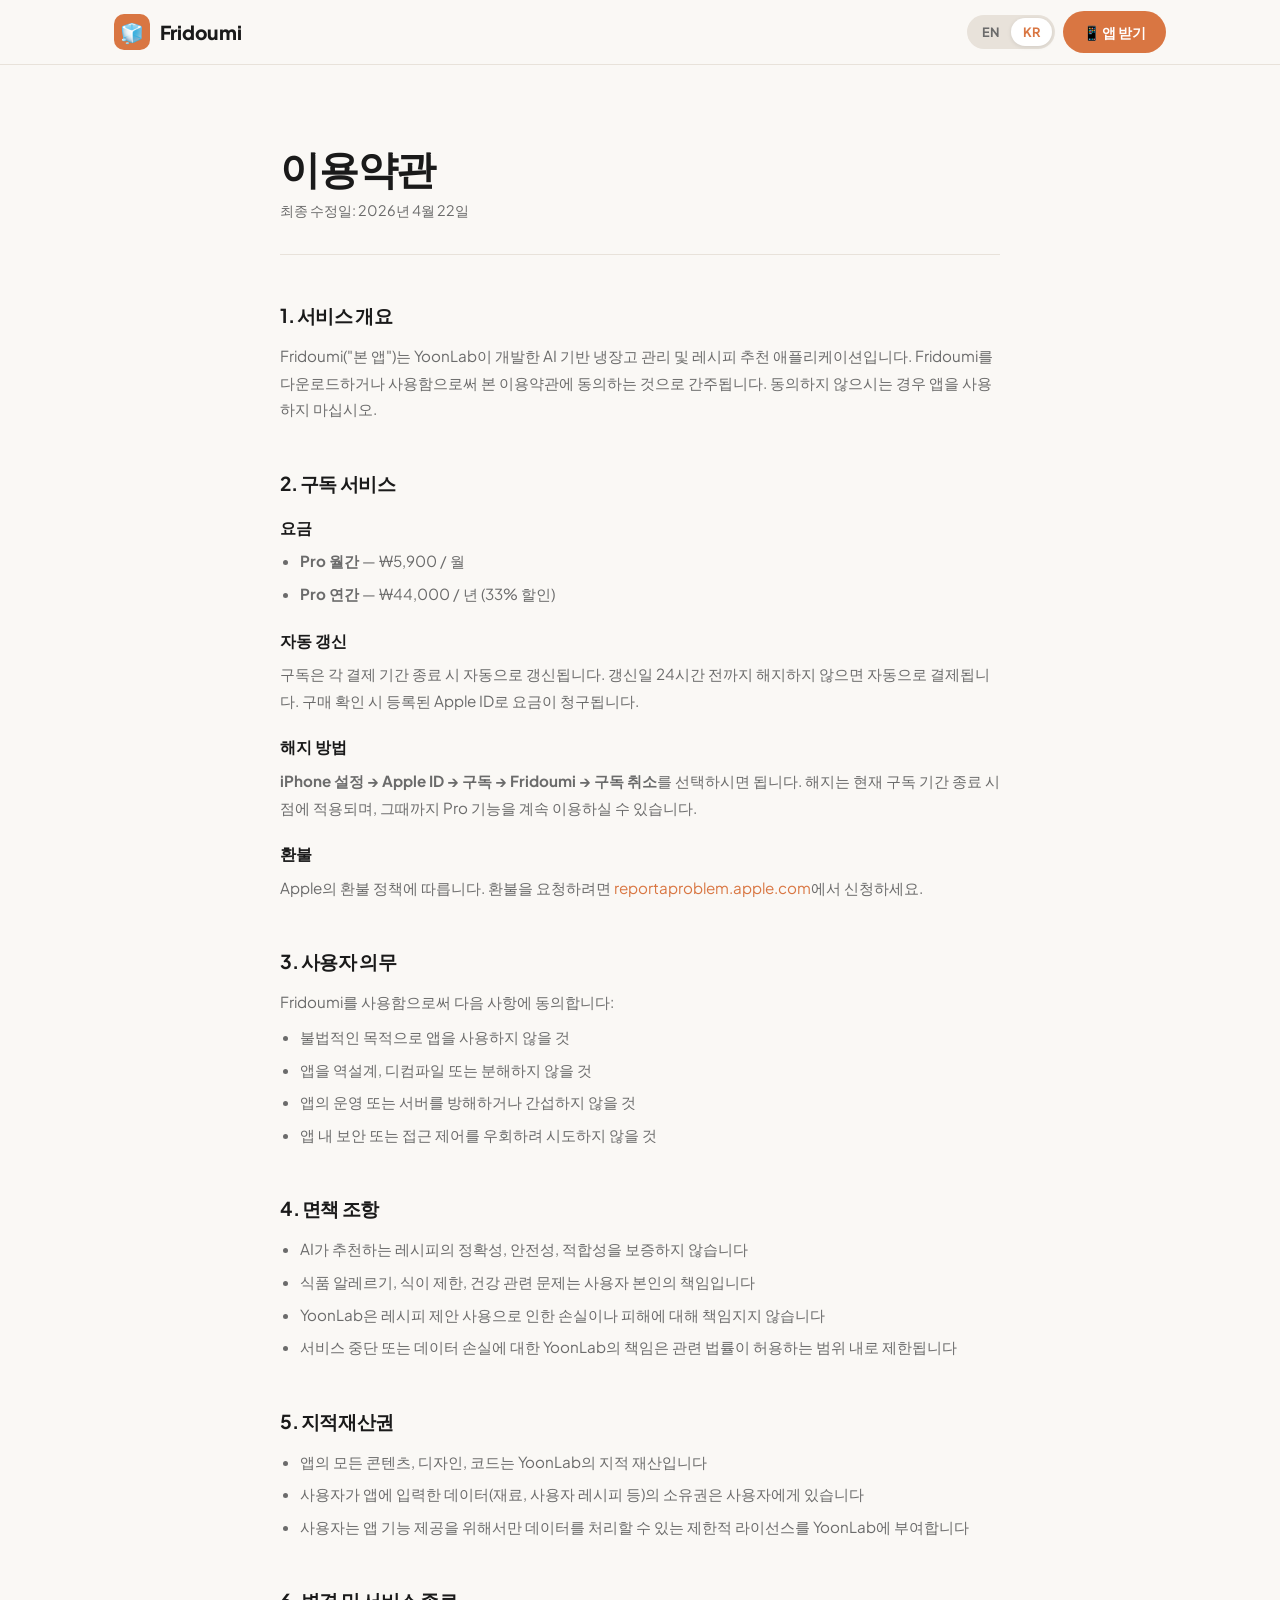
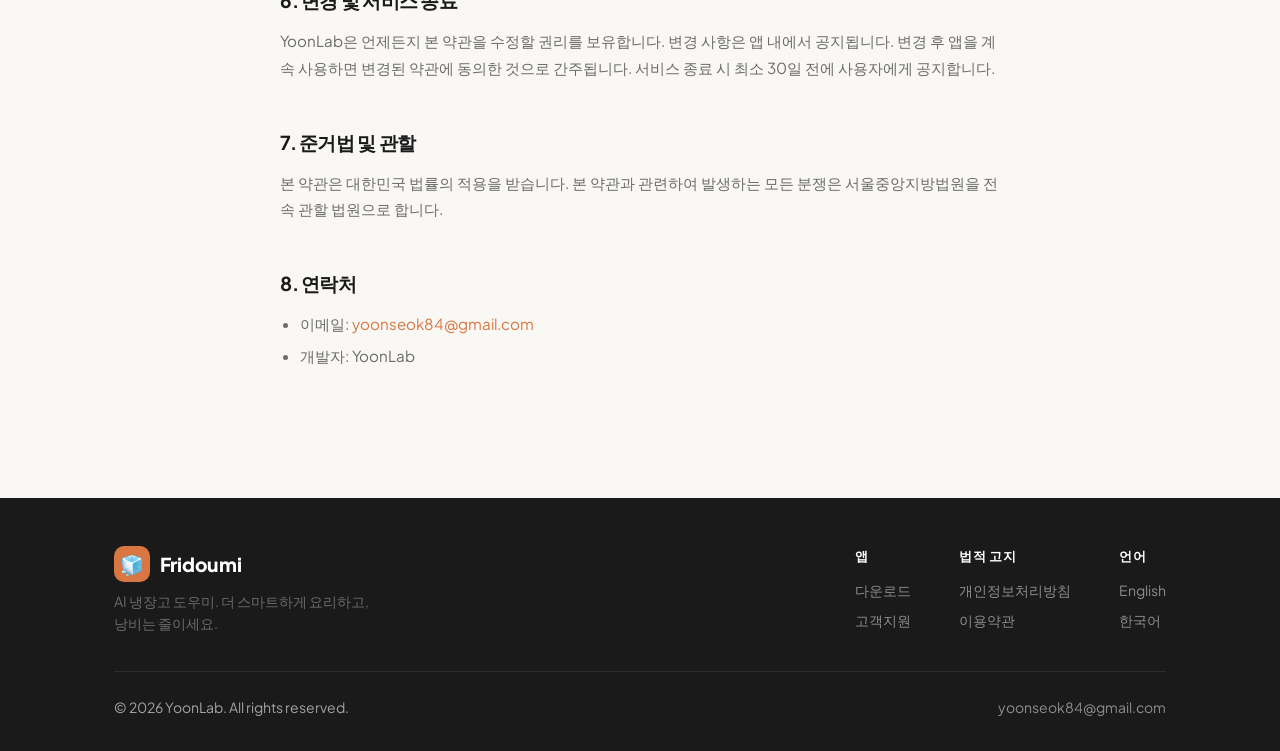
<file: ko/terms.html>
<!DOCTYPE html>
<html lang="ko">
<head>
  <meta charset="UTF-8" />
  <meta name="viewport" content="width=device-width, initial-scale=1.0" />
  <title>이용약관 — Fridoumi</title>
  <meta name="description" content="Fridoumi 이용약관. 앱 사용 및 구독 서비스에 관한 약관을 안내합니다." />
  <link rel="alternate" hreflang="en" href="https://fridoumi.app/terms" />
  <link rel="alternate" hreflang="ko" href="https://fridoumi.app/ko/terms" />
  <link rel="preconnect" href="https://fonts.googleapis.com" />
  <link rel="preconnect" href="https://fonts.gstatic.com" crossorigin />
  <link href="https://fonts.googleapis.com/css2?family=Plus+Jakarta+Sans:wght@400;600;700;800&display=swap" rel="stylesheet" />
  <link rel="stylesheet" href="../assets/css/style.css" />
</head>
<body>

<header class="site-header">
  <div class="container header-inner">
    <a href="./" class="logo">
      <div class="logo-icon">🧊</div>
      <span>Fridoumi</span>
    </a>
    <nav class="header-nav">
      <div class="lang-switcher">
        <a href="../terms.html" data-lang="en">EN</a>
        <a href="./terms.html" class="active" data-lang="ko">KR</a>
      </div>
      <a href="https://apps.apple.com/kr/app/fridoumi-ai-냉장고-도우미/id6762918291" class="btn btn-primary" target="_blank" rel="noopener">📱 앱 받기</a>
    </nav>
  </div>
</header>

<section>
  <div class="container">
    <div class="policy-content">
      <h1>이용약관</h1>
      <p class="policy-meta">최종 수정일: 2026년 4월 22일</p>

      <div class="policy-section">
        <h2>1. 서비스 개요</h2>
        <p>Fridoumi("본 앱")는 YoonLab이 개발한 AI 기반 냉장고 관리 및 레시피 추천 애플리케이션입니다. Fridoumi를 다운로드하거나 사용함으로써 본 이용약관에 동의하는 것으로 간주됩니다. 동의하지 않으시는 경우 앱을 사용하지 마십시오.</p>
      </div>

      <div class="policy-section">
        <h2>2. 구독 서비스</h2>

        <h3>요금</h3>
        <ul>
          <li><strong>Pro 월간</strong> — ₩5,900 / 월</li>
          <li><strong>Pro 연간</strong> — ₩44,000 / 년 (33% 할인)</li>
        </ul>

        <h3>자동 갱신</h3>
        <p>구독은 각 결제 기간 종료 시 자동으로 갱신됩니다. 갱신일 24시간 전까지 해지하지 않으면 자동으로 결제됩니다. 구매 확인 시 등록된 Apple ID로 요금이 청구됩니다.</p>

        <h3>해지 방법</h3>
        <p><strong>iPhone 설정 → Apple ID → 구독 → Fridoumi → 구독 취소</strong>를 선택하시면 됩니다. 해지는 현재 구독 기간 종료 시점에 적용되며, 그때까지 Pro 기능을 계속 이용하실 수 있습니다.</p>

        <h3>환불</h3>
        <p>Apple의 환불 정책에 따릅니다. 환불을 요청하려면 <a href="https://reportaproblem.apple.com" target="_blank" rel="noopener">reportaproblem.apple.com</a>에서 신청하세요.</p>
      </div>

      <div class="policy-section">
        <h2>3. 사용자 의무</h2>
        <p>Fridoumi를 사용함으로써 다음 사항에 동의합니다:</p>
        <ul>
          <li>불법적인 목적으로 앱을 사용하지 않을 것</li>
          <li>앱을 역설계, 디컴파일 또는 분해하지 않을 것</li>
          <li>앱의 운영 또는 서버를 방해하거나 간섭하지 않을 것</li>
          <li>앱 내 보안 또는 접근 제어를 우회하려 시도하지 않을 것</li>
        </ul>
      </div>

      <div class="policy-section">
        <h2>4. 면책 조항</h2>
        <ul>
          <li>AI가 추천하는 레시피의 정확성, 안전성, 적합성을 보증하지 않습니다</li>
          <li>식품 알레르기, 식이 제한, 건강 관련 문제는 사용자 본인의 책임입니다</li>
          <li>YoonLab은 레시피 제안 사용으로 인한 손실이나 피해에 대해 책임지지 않습니다</li>
          <li>서비스 중단 또는 데이터 손실에 대한 YoonLab의 책임은 관련 법률이 허용하는 범위 내로 제한됩니다</li>
        </ul>
      </div>

      <div class="policy-section">
        <h2>5. 지적재산권</h2>
        <ul>
          <li>앱의 모든 콘텐츠, 디자인, 코드는 YoonLab의 지적 재산입니다</li>
          <li>사용자가 앱에 입력한 데이터(재료, 사용자 레시피 등)의 소유권은 사용자에게 있습니다</li>
          <li>사용자는 앱 기능 제공을 위해서만 데이터를 처리할 수 있는 제한적 라이선스를 YoonLab에 부여합니다</li>
        </ul>
      </div>

      <div class="policy-section">
        <h2>6. 변경 및 서비스 종료</h2>
        <p>YoonLab은 언제든지 본 약관을 수정할 권리를 보유합니다. 변경 사항은 앱 내에서 공지됩니다. 변경 후 앱을 계속 사용하면 변경된 약관에 동의한 것으로 간주됩니다. 서비스 종료 시 최소 30일 전에 사용자에게 공지합니다.</p>
      </div>

      <div class="policy-section">
        <h2>7. 준거법 및 관할</h2>
        <p>본 약관은 대한민국 법률의 적용을 받습니다. 본 약관과 관련하여 발생하는 모든 분쟁은 서울중앙지방법원을 전속 관할 법원으로 합니다.</p>
      </div>

      <div class="policy-section">
        <h2>8. 연락처</h2>
        <ul>
          <li>이메일: <a href="mailto:yoonseok84@gmail.com">yoonseok84@gmail.com</a></li>
          <li>개발자: YoonLab</li>
        </ul>
      </div>
    </div>
  </div>
</section>

<footer class="site-footer">
  <div class="container footer-inner">
    <div class="footer-top">
      <div class="footer-brand">
        <a href="./" class="logo">
          <div class="logo-icon">🧊</div>
          <span>Fridoumi</span>
        </a>
        <p>AI 냉장고 도우미. 더 스마트하게 요리하고, 낭비는 줄이세요.</p>
      </div>
      <div class="footer-links">
        <div class="footer-col">
          <h4>앱</h4>
          <a href="https://apps.apple.com/kr/app/fridoumi-ai-냉장고-도우미/id6762918291" target="_blank" rel="noopener">다운로드</a>
          <a href="./support.html">고객지원</a>
        </div>
        <div class="footer-col">
          <h4>법적 고지</h4>
          <a href="./privacy.html">개인정보처리방침</a>
          <a href="./terms.html">이용약관</a>
        </div>
        <div class="footer-col">
          <h4>언어</h4>
          <a href="../terms.html" onclick="localStorage.setItem('langChosen','en')">English</a>
          <a href="./terms.html" onclick="localStorage.setItem('langChosen','ko')">한국어</a>
        </div>
      </div>
    </div>
    <div class="footer-bottom">
      <span>© 2026 YoonLab. All rights reserved.</span>
      <a href="mailto:yoonseok84@gmail.com" style="color: rgba(255,255,255,0.5);">yoonseok84@gmail.com</a>
    </div>
  </div>
</footer>

<script src="../assets/js/lang-switch.js"></script>
</body>
</html>
</file>
<file: assets/css/style.css>
/* ===========================
   Fridoumi — Global Styles
   =========================== */

:root {
  --orange: #D97642;
  --orange-dark: #c0622f;
  --orange-light: #f5e6dc;
  --bg: #FAF8F5;
  --bg-card: #FFFFFF;
  --text: #1a1a1a;
  --text-muted: #6b6b6b;
  --border: #e8e2da;
  --radius: 16px;
  --radius-sm: 8px;
  --shadow: 0 2px 20px rgba(0,0,0,0.07);
  --shadow-hover: 0 8px 40px rgba(217,118,66,0.18);
  --max-width: 1100px;
  --font: 'Plus Jakarta Sans', -apple-system, BlinkMacSystemFont, 'Segoe UI', sans-serif;
}

*, *::before, *::after { box-sizing: border-box; margin: 0; padding: 0; }

html { scroll-behavior: smooth; }

body {
  font-family: var(--font);
  background: var(--bg);
  color: var(--text);
  line-height: 1.6;
  font-size: 16px;
  -webkit-font-smoothing: antialiased;
}

img { max-width: 100%; display: block; }
a { color: var(--orange); text-decoration: none; }
a:hover { text-decoration: underline; }

/* ===========================
   Typography
   =========================== */

h1 { font-size: clamp(2rem, 5vw, 3.5rem); font-weight: 800; line-height: 1.15; letter-spacing: -0.03em; }
h2 { font-size: clamp(1.5rem, 3vw, 2.25rem); font-weight: 700; line-height: 1.25; letter-spacing: -0.02em; }
h3 { font-size: 1.1rem; font-weight: 700; }
p { color: var(--text-muted); }

/* ===========================
   Layout
   =========================== */

.container {
  max-width: var(--max-width);
  margin: 0 auto;
  padding: 0 24px;
}

section { padding: 80px 0; }

/* ===========================
   Header
   =========================== */

.site-header {
  position: sticky;
  top: 0;
  z-index: 100;
  background: rgba(250, 248, 245, 0.92);
  backdrop-filter: blur(12px);
  -webkit-backdrop-filter: blur(12px);
  border-bottom: 1px solid var(--border);
}

.header-inner {
  display: flex;
  align-items: center;
  justify-content: space-between;
  height: 64px;
  gap: 16px;
}

.logo {
  display: flex;
  align-items: center;
  gap: 10px;
  font-weight: 800;
  font-size: 1.2rem;
  color: var(--text);
  text-decoration: none;
}

.logo-icon {
  width: 36px;
  height: 36px;
  background: var(--orange);
  border-radius: 10px;
  display: flex;
  align-items: center;
  justify-content: center;
  font-size: 1.2rem;
}

.header-nav {
  display: flex;
  align-items: center;
  gap: 8px;
}

.lang-switcher {
  display: flex;
  align-items: center;
  background: var(--border);
  border-radius: 20px;
  padding: 3px;
  font-size: 0.8rem;
  font-weight: 700;
}

.lang-switcher a {
  padding: 4px 12px;
  border-radius: 18px;
  color: var(--text-muted);
  text-decoration: none;
  transition: all 0.2s;
}

.lang-switcher a.active {
  background: white;
  color: var(--orange);
  box-shadow: 0 1px 4px rgba(0,0,0,0.1);
}

.btn {
  display: inline-flex;
  align-items: center;
  gap: 8px;
  padding: 10px 20px;
  border-radius: 24px;
  font-weight: 700;
  font-size: 0.875rem;
  text-decoration: none;
  transition: all 0.2s;
  cursor: pointer;
  border: none;
}

.btn-primary {
  background: var(--orange);
  color: white;
}

.btn-primary:hover {
  background: var(--orange-dark);
  transform: translateY(-1px);
  box-shadow: var(--shadow-hover);
  text-decoration: none;
  color: white;
}

.btn-outline {
  background: transparent;
  color: var(--orange);
  border: 2px solid var(--orange);
}

.btn-outline:hover {
  background: var(--orange);
  color: white;
  text-decoration: none;
}

/* ===========================
   Hero
   =========================== */

.hero {
  padding: 100px 0 80px;
  text-align: center;
}

.hero-eyebrow {
  display: inline-block;
  background: var(--orange-light);
  color: var(--orange-dark);
  font-size: 0.8rem;
  font-weight: 700;
  letter-spacing: 0.08em;
  text-transform: uppercase;
  padding: 6px 16px;
  border-radius: 20px;
  margin-bottom: 24px;
}

.hero h1 {
  max-width: 720px;
  margin: 0 auto 20px;
}

.hero p.lead {
  font-size: 1.15rem;
  max-width: 560px;
  margin: 0 auto 40px;
  color: var(--text-muted);
}

.hero-cta {
  display: flex;
  align-items: center;
  justify-content: center;
  gap: 16px;
  flex-wrap: wrap;
}

.app-store-badge {
  height: 52px;
  border-radius: 10px;
  transition: transform 0.2s;
}

.app-store-badge:hover { transform: scale(1.04); }

/* ===========================
   Features
   =========================== */

.features { background: white; }

.section-header {
  text-align: center;
  margin-bottom: 56px;
}

.section-header p {
  margin-top: 12px;
  font-size: 1.05rem;
  max-width: 520px;
  margin-left: auto;
  margin-right: auto;
}

.features-grid {
  display: grid;
  grid-template-columns: repeat(auto-fit, minmax(280px, 1fr));
  gap: 24px;
}

.feature-card {
  background: var(--bg);
  border: 1px solid var(--border);
  border-radius: var(--radius);
  padding: 28px;
  transition: all 0.25s;
}

.feature-card:hover {
  border-color: var(--orange-light);
  box-shadow: var(--shadow-hover);
  transform: translateY(-3px);
}

.feature-icon {
  font-size: 2rem;
  margin-bottom: 16px;
}

.feature-card h3 {
  margin-bottom: 8px;
  font-size: 1rem;
}

/* ===========================
   Pricing
   =========================== */

.pricing-grid {
  display: grid;
  grid-template-columns: repeat(auto-fit, minmax(240px, 1fr));
  gap: 24px;
  max-width: 820px;
  margin: 0 auto;
}

.pricing-card {
  background: var(--bg-card);
  border: 2px solid var(--border);
  border-radius: var(--radius);
  padding: 32px 28px;
  text-align: center;
  position: relative;
  transition: all 0.25s;
}

.pricing-card.featured {
  border-color: var(--orange);
  box-shadow: var(--shadow-hover);
}

.pricing-badge {
  position: absolute;
  top: -14px;
  left: 50%;
  transform: translateX(-50%);
  background: var(--orange);
  color: white;
  font-size: 0.75rem;
  font-weight: 700;
  padding: 4px 14px;
  border-radius: 12px;
  white-space: nowrap;
}

.pricing-card h3 {
  font-size: 1rem;
  color: var(--text-muted);
  margin-bottom: 12px;
  font-weight: 600;
}

.price {
  font-size: 2.4rem;
  font-weight: 800;
  color: var(--text);
  line-height: 1;
  margin-bottom: 4px;
}

.price-period {
  font-size: 0.85rem;
  color: var(--text-muted);
  margin-bottom: 24px;
}

.pricing-features {
  list-style: none;
  text-align: left;
  margin-bottom: 28px;
  display: flex;
  flex-direction: column;
  gap: 8px;
}

.pricing-features li {
  font-size: 0.9rem;
  color: var(--text-muted);
  display: flex;
  align-items: flex-start;
  gap: 8px;
}

.pricing-features li::before {
  content: "✓";
  color: var(--orange);
  font-weight: 700;
  flex-shrink: 0;
  margin-top: 1px;
}

/* ===========================
   FAQ / Support
   =========================== */

.faq-list {
  max-width: 720px;
  margin: 0 auto;
  display: flex;
  flex-direction: column;
  gap: 4px;
}

.faq-item {
  border: 1px solid var(--border);
  border-radius: var(--radius-sm);
  overflow: hidden;
  background: white;
}

.faq-question {
  width: 100%;
  background: none;
  border: none;
  padding: 20px 24px;
  text-align: left;
  font-family: var(--font);
  font-size: 0.95rem;
  font-weight: 700;
  color: var(--text);
  cursor: pointer;
  display: flex;
  justify-content: space-between;
  align-items: center;
  gap: 16px;
  transition: background 0.15s;
}

.faq-question:hover { background: var(--bg); }

.faq-icon {
  font-size: 1.2rem;
  color: var(--orange);
  flex-shrink: 0;
  transition: transform 0.2s;
  font-style: normal;
}

.faq-item.open .faq-icon { transform: rotate(45deg); }

.faq-answer {
  display: none;
  padding: 0 24px 20px;
  font-size: 0.93rem;
  color: var(--text-muted);
  line-height: 1.7;
}

.faq-item.open .faq-answer { display: block; }

/* ===========================
   Contact Box
   =========================== */

.contact-box {
  background: var(--orange-light);
  border: 1px solid rgba(217, 118, 66, 0.2);
  border-radius: var(--radius);
  padding: 40px;
  text-align: center;
  max-width: 560px;
  margin: 48px auto 0;
}

.contact-box h3 {
  margin-bottom: 8px;
  font-size: 1.15rem;
}

.contact-box p { margin-bottom: 20px; }

.contact-email {
  font-size: 1rem;
  font-weight: 700;
  color: var(--orange-dark);
  word-break: break-all;
}

/* ===========================
   Policy Pages
   =========================== */

.policy-content {
  max-width: 720px;
  margin: 0 auto;
}

.policy-content h1 {
  font-size: clamp(1.8rem, 4vw, 2.5rem);
  margin-bottom: 8px;
}

.policy-meta {
  color: var(--text-muted);
  font-size: 0.9rem;
  margin-bottom: 48px;
  padding-bottom: 32px;
  border-bottom: 1px solid var(--border);
}

.policy-section {
  margin-bottom: 48px;
}

.policy-section h2 {
  font-size: 1.2rem;
  margin-bottom: 16px;
  color: var(--text);
}

.policy-section h3 {
  font-size: 1rem;
  font-weight: 700;
  margin: 20px 0 8px;
  color: var(--text);
}

.policy-section p,
.policy-section li {
  color: var(--text-muted);
  margin-bottom: 8px;
  line-height: 1.75;
  font-size: 0.95rem;
}

.policy-section ul {
  padding-left: 20px;
  margin: 8px 0;
}

.policy-section li { margin-bottom: 6px; }

.no-collect-list {
  list-style: none;
  padding: 0;
  background: #fff5f0;
  border-radius: var(--radius-sm);
  padding: 16px 20px;
  margin: 8px 0;
}

.no-collect-list li { color: var(--text-muted); }
.no-collect-list li::before { content: none; }

/* ===========================
   Page Hero (inner pages)
   =========================== */

.page-hero {
  padding: 72px 0 56px;
  text-align: center;
}

.page-hero h1 {
  font-size: clamp(1.8rem, 4vw, 2.8rem);
  margin-bottom: 16px;
}

.page-hero p {
  font-size: 1.05rem;
  max-width: 480px;
  margin: 0 auto;
}

/* ===========================
   Footer
   =========================== */

.site-footer {
  background: var(--text);
  color: rgba(255,255,255,0.6);
  padding: 48px 0 32px;
  font-size: 0.875rem;
}

.footer-inner {
  display: flex;
  flex-direction: column;
  gap: 32px;
}

.footer-top {
  display: flex;
  justify-content: space-between;
  align-items: flex-start;
  flex-wrap: wrap;
  gap: 32px;
}

.footer-brand .logo {
  color: white;
  margin-bottom: 8px;
}

.footer-brand p { max-width: 260px; }

.footer-links {
  display: flex;
  gap: 48px;
  flex-wrap: wrap;
}

.footer-col h4 {
  color: white;
  font-size: 0.8rem;
  font-weight: 700;
  letter-spacing: 0.06em;
  text-transform: uppercase;
  margin-bottom: 12px;
}

.footer-col a {
  display: block;
  color: rgba(255,255,255,0.5);
  text-decoration: none;
  margin-bottom: 8px;
  transition: color 0.15s;
}

.footer-col a:hover { color: white; text-decoration: none; }

.footer-bottom {
  padding-top: 24px;
  border-top: 1px solid rgba(255,255,255,0.08);
  display: flex;
  justify-content: space-between;
  align-items: center;
  flex-wrap: wrap;
  gap: 12px;
}

/* ===========================
   Responsive
   =========================== */

@media (max-width: 640px) {
  section { padding: 56px 0; }
  .hero { padding: 64px 0 56px; }
  .page-hero { padding: 48px 0 40px; }

  .header-inner { height: 56px; }
  .logo span { display: none; }

  .footer-top { flex-direction: column; }
  .footer-links { gap: 32px; }
  .footer-bottom { flex-direction: column; text-align: center; }

  .contact-box { padding: 28px 20px; }
  .pricing-card { padding: 28px 20px; }
  .feature-card { padding: 22px; }
}
</file>
